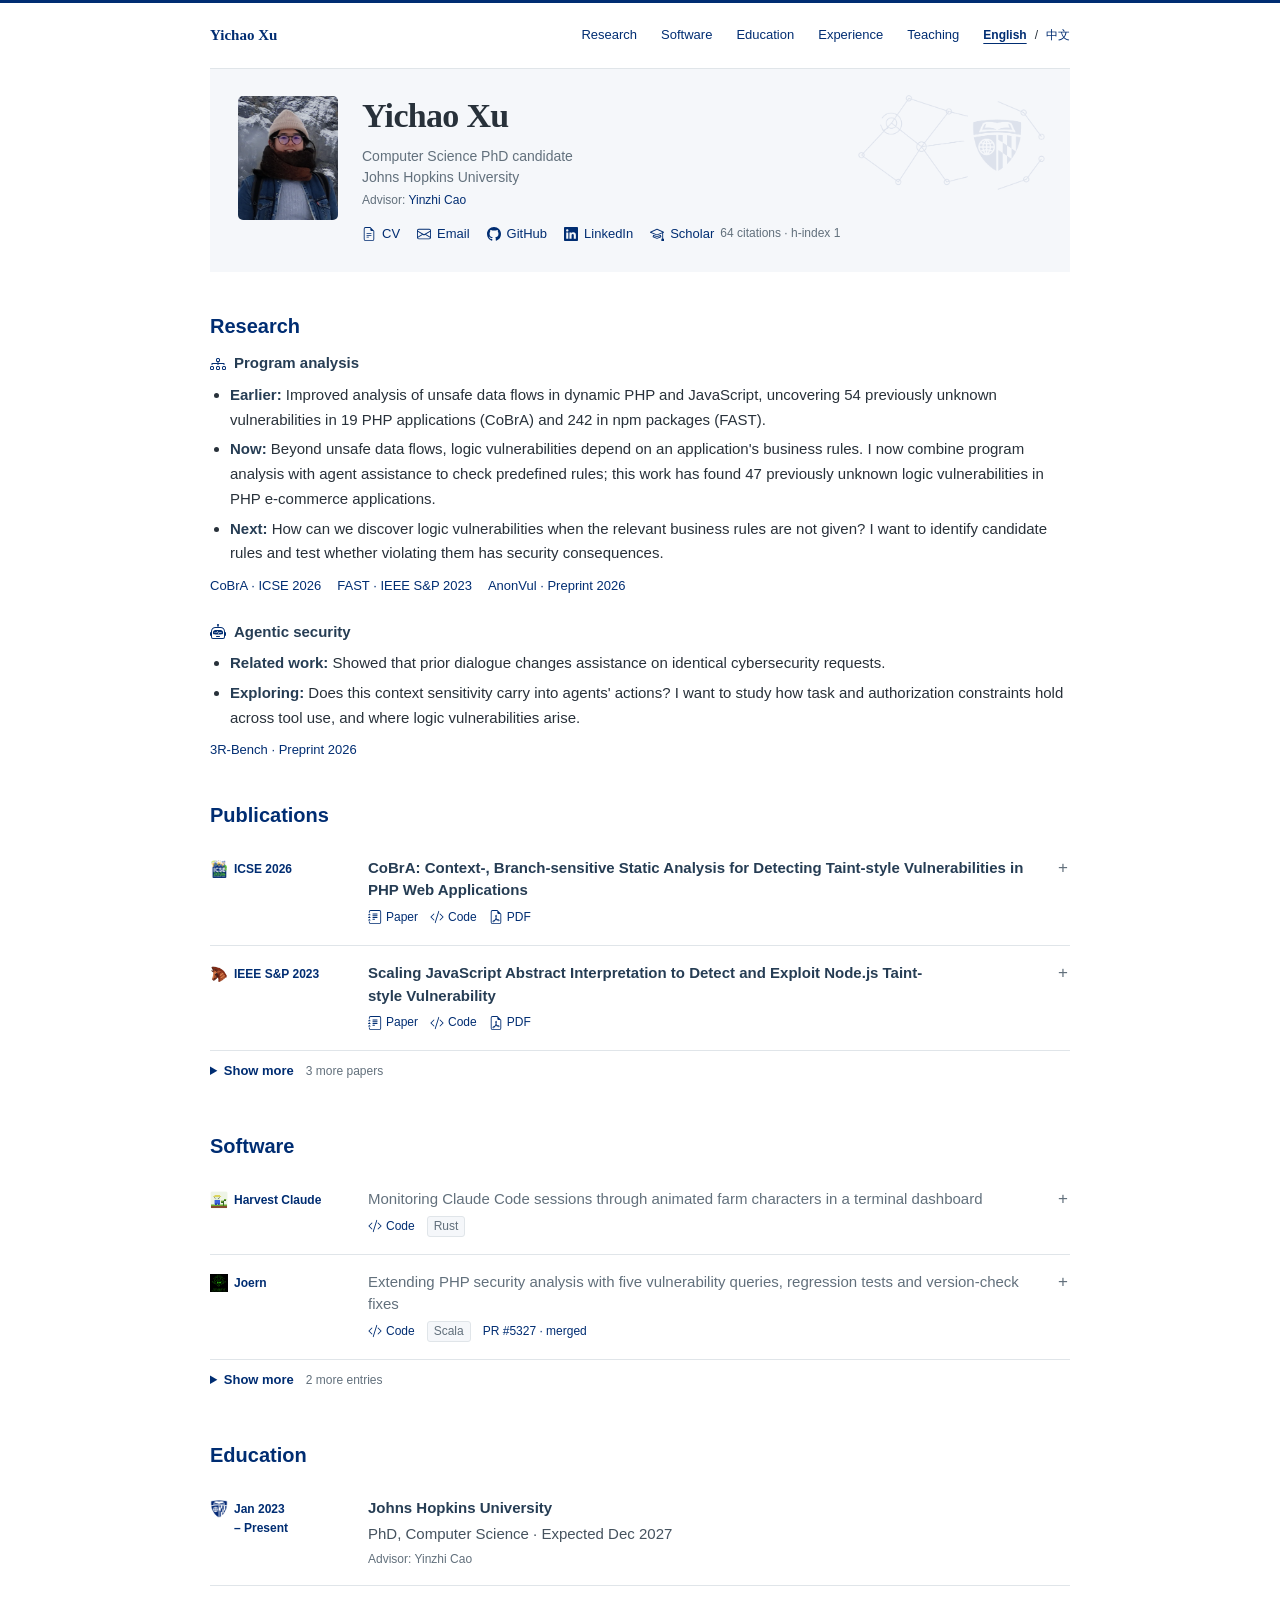
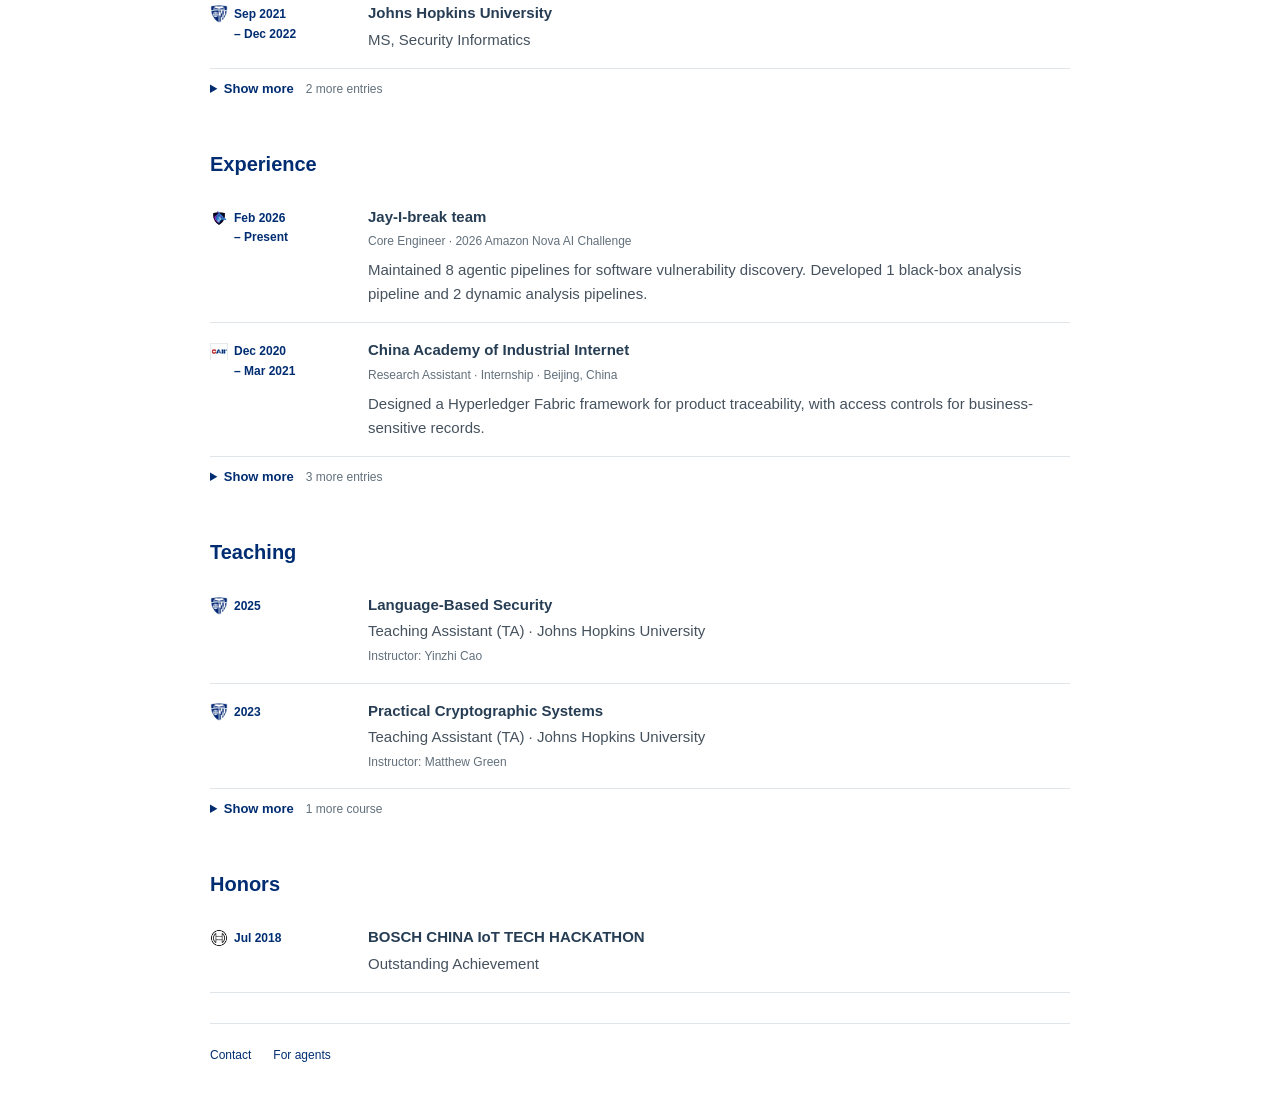
<file: index.html>
<!doctype html>

<!-- Source: templates/index.html.j2. Render with Jinja and the bibliometrics JSON data. -->
<html lang="en"><head><meta charset="utf-8"><meta name="viewport" content="width=device-width, initial-scale=1"><meta name="description" content="Yichao Xu, JHU computer science PhD candidate studying program analysis and agentic security."><title>Yichao Xu · Software Security Research</title><link rel="alternate" type="text/plain" href="llms.txt" title="Agent-readable profile"><link rel="stylesheet" href="home.css?v=research"><link rel="stylesheet" href="cobra-demo.css"><link rel="alternate" hreflang="en" href="index.html"><link rel="alternate" hreflang="zh-Hans" href="index-zh.html"></head>
<body><div class="site-wrap">
<header class="site-header"><a class="wordmark" href="#top">Yichao Xu</a><nav aria-label="Main navigation"><a href="#research">Research</a><a href="#projects">Software</a><a href="#education">Education</a><a href="#experience">Experience</a><a href="#teaching">Teaching</a><span class="language-switch" role="group" aria-label="Language"><a href="index.html" lang="en" hreflang="en" aria-current="page">English</a><span aria-hidden="true">/</span><a href="index-zh.html" lang="zh-Hans" hreflang="zh-Hans">中文</a></span></nav></header>
<main id="top">
<div class="identity">
  <div class="identity-person">
  <img class="portrait" src="assets/github-avatar.png" width="100" height="124" alt="Yichao Xu">
  <div class="identity-copy">
    <h1>Yichao Xu</h1>
    <p class="position">Computer Science PhD candidate<br>Johns Hopkins University<br><span class="position-detail">Advisor: <a href="https://www.yinzhicao.org/">Yinzhi Cao</a></span></p>

  </div>
    <nav class="contacts" aria-label="Profile links">
      <a href="cv.html"><img class="link-icon" src="assets/icons/file-earmark-text.svg" width="14" height="14" alt="" aria-hidden="true">CV</a>
      <a href="mailto:yxu166@jhu.edu"><img class="link-icon" src="assets/icons/envelope.svg" width="14" height="14" alt="" aria-hidden="true">Email</a>
      <a href="https://github.com/samhsu-dev"><img class="link-icon" src="assets/icons/github.svg" width="14" height="14" alt="" aria-hidden="true">GitHub</a>
      <a href="https://www.linkedin.com/in/yichaoxu-jhu/"><img class="link-icon" src="assets/icons/linkedin.svg" width="14" height="14" alt="" aria-hidden="true">LinkedIn</a>
      <a href="https://scholar.google.com/citations?user=I8e-vacAAAAJ&amp;hl=en" title="Google Scholar, all-time citation metrics"><img class="link-icon" src="assets/icons/mortarboard.svg" width="14" height="14" alt="" aria-hidden="true">Scholar <span class="scholar-counts">64 citations · h-index 1</span></a>
    </nav>
  </div>
</div>
<section id="research" aria-labelledby="research-title">
  <h2 id="research-title">Research</h2>
  <div class="research-direction">
    <h3><img class="direction-icon" src="assets/icons/diagram-3.svg" width="16" height="16" alt="" aria-hidden="true">Program analysis</h3>
    <ul class="research-progress">
      <li><strong>Earlier:</strong> Improved analysis of unsafe data flows in dynamic PHP and JavaScript, uncovering 54 previously unknown vulnerabilities in 19 PHP applications (CoBrA) and 242 in npm packages (FAST).</li>
      <li><strong>Now:</strong> Beyond unsafe data flows, logic vulnerabilities depend on an application&#39;s business rules. I now combine program analysis with agent assistance to check predefined rules; this work has found 47 previously unknown logic vulnerabilities in PHP e-commerce applications.</li>
      <li><strong>Next:</strong> How can we discover logic vulnerabilities when the relevant business rules are not given? I want to identify candidate rules and test whether violating them has security consequences.</li>
    </ul>
    <p class="research-links"><a href="#cobra">CoBrA · ICSE 2026</a><a href="#fast">FAST · IEEE S&amp;P 2023</a><a href="#discovery">AnonVul · Preprint 2026</a></p>
  </div>
  <div class="research-direction">
    <h3><img class="direction-icon" src="assets/icons/robot.svg" width="16" height="16" alt="" aria-hidden="true">Agentic security</h3>
    <ul class="research-progress">
      <li><strong>Related work:</strong> Showed that prior dialogue changes assistance on identical cybersecurity requests.</li>
      <li><strong>Exploring:</strong> Does this context sensitivity carry into agents&#39; actions? I want to study how task and authorization constraints hold across tool use, and where logic vulnerabilities arise.</li>
    </ul>
    <p class="research-links"><a href="#context">3R-Bench · Preprint 2026</a></p>
  </div>
</section>
<section id="publications"><h2>Publications</h2><article class="publication" id="cobra"><details class="work-details"><summary class="work-summary"><span class="entry-label"><span class="entry-marks"><img class="entry-icon" src="assets/icse-2026.png" width="18" height="18" alt="" aria-hidden="true"></span><span class="entry-label-text">ICSE 2026</span></span><div class="work-heading"><h3 class="work-title">CoBrA: Context-, Branch-sensitive Static Analysis for Detecting Taint-style Vulnerabilities in PHP Web Applications</h3> <span class="work-actions"><a href="https://dl.acm.org/doi/10.1145/3744916.3773195" aria-label="Paper: CoBrA: Context-, Branch-sensitive Static Analysis for Detecting Taint-style Vulnerabilities in PHP Web Applications"><img class="link-icon" src="assets/icons/journal-text.svg" width="14" height="14" alt="" aria-hidden="true">Paper</a><a href="https://github.com/jhu-seclab-cobra" aria-label="Code: CoBrA: Context-, Branch-sensitive Static Analysis for Detecting Taint-style Vulnerabilities in PHP Web Applications"><img class="link-icon" src="assets/icons/code-slash.svg" width="14" height="14" alt="" aria-hidden="true">Code</a><a href="https://www.yinzhicao.org/COBRA/cobra.pdf" aria-label="PDF: CoBrA: Context-, Branch-sensitive Static Analysis for Detecting Taint-style Vulnerabilities in PHP Web Applications"><img class="link-icon" src="assets/icons/file-earmark-pdf.svg" width="14" height="14" alt="" aria-hidden="true">PDF</a></span></div></summary><div class="work-body"><p class="pub-meta"><span>First author</span></p><p class="pub-description">PHP applications can choose which functions to call at runtime, making vulnerabilities difficult to detect statically. I designed and built CoBrA to resolve these calls using their calling context and track unsafe input flows. It found 54 previously unknown vulnerabilities in 19 web applications.</p><p class="pub-authors"><strong>Yichao Xu</strong>, Mingqing Kang, Neil Thimmaiah, Rigel Gjomemo, V. N. Venkatakrishnan, Yinzhi Cao</p><details class="demo-disclosure" id="cobra-demo-details">
      <summary>How CoBrA works <span>Resolve dynamic calls, then check the data flow</span></summary>
    <div class="cobra-demo">
      <div class="demo-toolbar">
        <span class="demo-toolbar-label"><img class="demo-logo" src="assets/cobra.png" width="40" height="40" alt="CoBrA">Which paths can this request take?</span>
        <div class="context-options" role="group" aria-label="Choose a calling context">
          <button type="button" data-context="feed" aria-pressed="true">Feed call</button>
          <button type="button" data-context="admin" aria-pressed="false">Admin call</button>
        </div>
      </div>
      <div class="phase-controls" role="group" aria-label="CoBrA analysis phases">
        <button type="button" data-phase="0" aria-pressed="true"><span>Phase I</span>Dependency generation</button>
        <button type="button" data-phase="1" aria-pressed="false"><span>Phase II</span>Call paths generation</button>
        <button type="button" data-phase="2" aria-pressed="false"><span>Phase III</span>Vulnerabilities detection</button>
      </div>
      <div class="phase-takeaway"><h4 id="phase-heading"></h4><p id="cobra-result" aria-live="polite"></p></div>

      <div class="demo-panels">
        <div class="demo-code-panel"><p class="demo-code-label">PHP</p><pre class="demo-code" aria-label="Simplified PHP example"><code id="cobra-code"></code></pre></div>
        <div class="demo-graph-panel">
          <p class="demo-graph-label" id="graph-label">Dependencies within controller</p>
          <p class="target-label" id="target-label">$action . "_controller" → ?</p>
          <div class="call-graph" id="cobra-graph" role="img" aria-label="Analysis graph; the current phase and result are described in adjacent text."></div>
        </div>
      </div>
      <div class="demo-nav"><button id="cobra-next" type="button">Next: Phase II →</button></div>
      <details class="technical-details"><summary>Phase details: input, method and output</summary>
      <dl class="phase-explanation"><dt>Input</dt><dd id="phase-input"></dd><dt>Method</dt><dd id="phase-method"></dd><dt>Output</dt><dd id="phase-output"></dd></dl>
      </details>
<details class="technical-details"><summary>Full reduced PHP example</summary><pre class="full-code"><code id="cobra-full-code"></code></pre></details>
</div>
<p class="demo-caption">Adapted from the <a href="https://www.yinzhicao.org/COBRA/cobra.pdf">paper’s Emoncms example</a>; parsing, database setup and the other engine’s body are omitted. Predefined analysis states; no PHP or CoBrA execution.</p>
</details></div></details></article>
<article class="publication" id="fast"><details class="work-details"><summary class="work-summary"><span class="entry-label"><span class="entry-marks"><img class="entry-icon" src="assets/ieee-sp-2023.png" width="18" height="18" alt="" aria-hidden="true"></span><span class="entry-label-text">IEEE S&amp;P 2023</span></span><div class="work-heading"><h3 class="work-title">Scaling JavaScript Abstract Interpretation to Detect and Exploit Node.js Taint-style Vulnerability</h3> <span class="work-actions"><a href="https://ieeexplore.ieee.org/document/10179352" aria-label="Paper: Scaling JavaScript Abstract Interpretation to Detect and Exploit Node.js Taint-style Vulnerability"><img class="link-icon" src="assets/icons/journal-text.svg" width="14" height="14" alt="" aria-hidden="true">Paper</a><a href="https://github.com/fast-sp-2023/fast" aria-label="Code: Scaling JavaScript Abstract Interpretation to Detect and Exploit Node.js Taint-style Vulnerability"><img class="link-icon" src="assets/icons/code-slash.svg" width="14" height="14" alt="" aria-hidden="true">Code</a><a href="https://www.yinzhicao.org/FAST/ODGen-FAST.pdf" aria-label="PDF: Scaling JavaScript Abstract Interpretation to Detect and Exploit Node.js Taint-style Vulnerability"><img class="link-icon" src="assets/icons/file-earmark-pdf.svg" width="14" height="14" alt="" aria-hidden="true">PDF</a></span></div></summary><div class="work-body"><p class="pub-meta"><span>Second author</span></p><p class="pub-description">FAST addresses the cost of analyzing dynamic JavaScript by constructing candidate call paths, then focusing analysis on statements relevant to a potential vulnerability. I implemented JavaScript abstract interpretation and led the evaluation, which found 242 previously unknown vulnerabilities in npm packages.</p><p class="pub-authors">Mingqing Kang, <strong>Yichao Xu</strong>, Song Li, Rigel Gjomemo, Jianwei Hou, V. N. Venkatakrishnan, Yinzhi Cao</p></div></details></article>
<details class="more-items" id="more-publications"><summary><span class="when-closed">Show more</span><span class="when-open">Show less</span><span class="summary-note">3 more papers</span></summary><article class="publication" id="discovery"><details class="work-details"><summary class="work-summary"><span class="entry-label"><span class="entry-marks"><img class="entry-icon" src="assets/icons/journal-text.svg" width="18" height="18" alt="" aria-hidden="true"></span><span class="entry-label-text">Preprint 2026</span></span><div class="work-heading"><h3 class="work-title">Discovery or Memorization? A Faithful Benchmark for Real-World Business-Logic Vulnerability Discovery</h3> <span class="work-actions"><a href="https://arxiv.org/abs/2610.17542" aria-label="Paper: Discovery or Memorization? A Faithful Benchmark for Real-World Business-Logic Vulnerability Discovery"><img class="link-icon" src="assets/icons/journal-text.svg" width="14" height="14" alt="" aria-hidden="true">Paper</a><a href="https://arxiv.org/pdf/2610.17542" aria-label="PDF: Discovery or Memorization? A Faithful Benchmark for Real-World Business-Logic Vulnerability Discovery"><img class="link-icon" src="assets/icons/file-earmark-pdf.svg" width="14" height="14" alt="" aria-hidden="true">PDF</a></span></div></summary><div class="work-body"><p class="pub-meta"><span>arXiv preprint</span></p><p class="pub-description">AnonVul evaluates whether vulnerability-discovery agents find business-logic flaws or rely on recognizable software identity. The benchmark uses anonymized vulnerability tasks, sandboxed execution and expert-defined checks to test discovery performance.</p><p class="pub-authors">Rui Yang, <strong>Yichao Xu</strong>, Zhuohao Zhang, Jiahao Ji, Chaowei Xiao, Yinzhi Cao, Ziyang Li</p></div></details></article>
<article class="publication" id="context"><details class="work-details"><summary class="work-summary"><span class="entry-label"><span class="entry-marks"><img class="entry-icon" src="assets/icons/journal-text.svg" width="18" height="18" alt="" aria-hidden="true"></span><span class="entry-label-text">Preprint 2026</span></span><div class="work-heading"><h3 class="work-title">Same Request, Different Boundary: Evaluating Cybersecurity Assistance across Conversational Contexts</h3> <span class="work-actions"><a href="https://arxiv.org/abs/2609.00578" aria-label="Paper: Same Request, Different Boundary: Evaluating Cybersecurity Assistance across Conversational Contexts"><img class="link-icon" src="assets/icons/journal-text.svg" width="14" height="14" alt="" aria-hidden="true">Paper</a><a href="https://arxiv.org/pdf/2609.00578" aria-label="PDF: Same Request, Different Boundary: Evaluating Cybersecurity Assistance across Conversational Contexts"><img class="link-icon" src="assets/icons/file-earmark-pdf.svg" width="14" height="14" alt="" aria-hidden="true">PDF</a></span></div></summary><div class="work-body"><p class="pub-meta"><span>arXiv preprint</span></p><p class="pub-description">3R-Bench tests how preceding conversation changes an LLM’s response to the same cybersecurity request. It distinguishes refusal, bounded assistance, compliance and provider blocking, separating response behavior from the request itself.</p><p class="pub-authors">Rui Yang, Yang Hong, <strong>Yichao Xu</strong>, Zhengyu Liu, Yinzhi Cao, Ziyang Li</p></div></details></article><article class="publication" id="iot-dos"><details class="work-details"><summary class="work-summary"><span class="entry-label"><span class="entry-marks"><img class="entry-icon" src="assets/icons/journal-text.svg" width="18" height="18" alt="" aria-hidden="true"></span><span class="entry-label-text">2018</span></span><h3 class="work-title">A Denial of Services Attack for IOT System</h3></summary><div class="work-body"><p class="pub-meta"><span>Science and Wealth · Jun 2018</span></p><p class="entry-meta">ISSN 1671-2226</p></div></details></article></details></section>
<section id="projects"><h2>Software</h2>
<article class="software-entry"><details class="work-details"><summary class="work-summary"><h3 class="entry-label software-name"><span class="entry-marks"><img class="entry-icon" src="assets/harvest-icon.png" width="18" height="18" alt="" aria-hidden="true"></span><span>Harvest Claude</span></h3><div class="work-heading"><p class="software-tagline">Monitoring Claude Code sessions through animated farm characters in a terminal dashboard</p><span class="work-actions"><a href="https://github.com/samhsu-dev/harvest-claude" aria-label="Code: Harvest Claude"><img class="link-icon" src="assets/icons/code-slash.svg" width="14" height="14" alt="" aria-hidden="true">Code</a><span class="language-tag" aria-label="Language: Rust">Rust</span></span></div></summary><div class="work-body"><p class="project-description">Shows when agents are working, idle or waiting for input.</p>
<figure class="software-example"><figcaption>Example · Terminal</figcaption>
<p class="example-note">Requires Rust 1.85+ and a terminal with 24-bit color.</p>
<pre><code class="language-bash">git clone https://github.com/samhsu-dev/harvest-claude.git
cd harvest-claude
cargo install --path .
harvest-claude</code></pre>
<p class="example-note">Active Claude Code sessions appear automatically as farm characters.</p></figure>
<img class="software-preview" src="assets/harvest-preview.png" width="2446" height="1444" alt="Harvest Claude’s terminal farm interface with pixel-art characters and crop fields" loading="lazy"></div></details></article>
<article class="software-entry"><details class="work-details"><summary class="work-summary"><h3 class="entry-label software-name"><span class="entry-marks"><img class="entry-icon" src="assets/organizations/joern.png" width="18" height="18" alt="" aria-hidden="true"></span><span>Joern</span></h3><div class="work-heading"><p class="software-tagline">Extending PHP security analysis with five vulnerability queries, regression tests and version-check fixes</p><span class="work-actions"><a href="https://github.com/joernio/joern" aria-label="Code: Joern"><img class="link-icon" src="assets/icons/code-slash.svg" width="14" height="14" alt="" aria-hidden="true">Code</a><span class="language-tag" aria-label="Language: Scala">Scala</span><a href="https://github.com/joernio/joern/pull/5327" aria-label="Merged contribution: Joern PR 5327">PR #5327 · merged</a></span></div></summary><div class="work-body"><p class="project-description">Contributed upstream queries for SQL injection, command injection, code injection, unsafe file operations and XSS, with positive and negative tests. Also fixed PHP version checks for distribution-specific version strings. PR #5327 was merged on February 28, 2025.</p>
<figure class="software-example"><figcaption>Example · PHP test case</figcaption>
<p class="example-note">A minimal SQL-injection case from the merged PR’s tests:</p>
<pre><code class="language-php">&lt;?php
$input = $_GET[&quot;username&quot;];
$query = &quot;SELECT * FROM users WHERE name = '$input'&quot;;
$result = mysql_query($query);</code></pre>
<p class="example-note">The contributed query checks whether request input reaches a database call. The test pairs this case with a constant-input case that should produce no match.</p></figure>
</div></details></article>
<details class="more-items" id="more-projects"><summary><span class="when-closed">Show more</span><span class="when-open">Show less</span><span class="summary-note">2 more entries</span></summary>
<article class="software-entry"><details class="work-details"><summary class="work-summary"><h3 class="entry-label software-name"><span class="entry-marks"><img class="entry-icon" src="assets/icons/github.svg" width="18" height="18" alt="" aria-hidden="true"></span><span>cpg2py</span></h3><div class="work-heading"><p class="software-tagline">Querying Joern code property graphs in Python to explore program structure and data-flow relationships</p><span class="work-actions"><a href="https://github.com/samhsu-dev/cpg2py" aria-label="Code: cpg2py"><img class="link-icon" src="assets/icons/code-slash.svg" width="14" height="14" alt="" aria-hidden="true">Code</a><span class="language-tag" aria-label="Language: Python">Python</span></span></div></summary><div class="work-body"><p class="project-description">Supports loading exported graphs, querying nodes and edges, and traversing their relationships.</p>
<figure class="software-example"><figcaption>Example · Python</figcaption>
<p class="example-note">Install with <code>pip install cpg2py</code>. Use tab-delimited <code>nodes.csv</code> and <code>rels.csv</code> exports.</p>
<pre><code class="language-python">from pathlib import Path
from cpg2py import cpg_graph

graph = cpg_graph(Path(&quot;nodes.csv&quot;), Path(&quot;rels.csv&quot;))
for node in graph.nodes(lambda n: n.type == &quot;Function&quot;):
    print(node.name)</code></pre>
<p class="example-note">Prints the function names in the supplied graph.</p></figure>
</div></details></article>
<article class="software-entry"><details class="work-details"><summary class="work-summary"><h3 class="entry-label software-name"><span class="entry-marks"><img class="entry-icon" src="assets/icons/github.svg" width="18" height="18" alt="" aria-hidden="true"></span><span>ripsv0.5-cli</span></h3><div class="work-heading"><p class="software-tagline">Adapting the legacy RIPS PHP analyzer for command-line scanning and structured JSON reports</p><span class="work-actions"><a href="https://github.com/samhsu-dev/ripsv0.5-cli" aria-label="Code: ripsv0.5-cli"><img class="link-icon" src="assets/icons/code-slash.svg" width="14" height="14" alt="" aria-hidden="true">Code</a><span class="language-tag" aria-label="Language: PHP">PHP</span></span></div></summary><div class="work-body"><p class="project-description">Adapted RIPS v0.5 to run without its web interface, adding command-line options and JSON reporting for automated analysis workflows. Uses the original, discontinued RIPS v0.5 analysis engine.</p>
<figure class="software-example"><figcaption>Example · Terminal</figcaption>
<p class="example-note">Requires PHP. Replace <code>/path/to/php/project</code> with a local PHP source directory.</p>
<pre><code class="language-bash">git clone https://github.com/samhsu-dev/ripsv0.5-cli.git
cd ripsv0.5-cli
php rips.php /path/to/php/project --vector=xss --format=json</code></pre>
<p class="example-note">Scans the source for potential XSS and prints the findings in JSON format.</p></figure>
</div></details></article>
</details></section>
<section id="education"><h2>Education</h2>
<article class="background-entry"><div class="entry-label"><span class="entry-marks"><img class="entry-icon" src="assets/organizations/jhu.png" width="18" height="18" alt="" aria-hidden="true"></span><p class="entry-date"><span>Jan 2023</span> <span>– Present</span></p></div><div class="entry-content"><h3>Johns Hopkins University</h3><p>PhD, Computer Science · Expected Dec 2027</p><p class="entry-meta">Advisor: Yinzhi Cao</p></div></article>
<article class="background-entry"><div class="entry-label"><span class="entry-marks"><img class="entry-icon" src="assets/organizations/jhu.png" width="18" height="18" alt="" aria-hidden="true"></span><p class="entry-date"><span>Sep 2021</span> <span>– Dec 2022</span></p></div><div class="entry-content"><h3>Johns Hopkins University</h3><p>MS, Security Informatics</p></div></article>
<details class="more-items" id="more-education"><summary><span class="when-closed">Show more</span><span class="when-open">Show less</span><span class="summary-note">2 more entries</span></summary><article class="background-entry"><div class="entry-label"><span class="entry-marks"><img class="entry-icon" src="assets/organizations/ucl.ico" width="18" height="18" alt="" aria-hidden="true"></span><p class="entry-date"><span>Sep 2019</span> <span>– Oct 2020</span></p></div><div class="entry-content"><h3>University College London</h3><p>MSc, Software Systems Engineering · Distinction</p></div></article>
<article class="background-entry"><div class="entry-label"><span class="entry-marks"><img class="entry-icon" src="assets/organizations/liverpool.svg" width="18" height="18" alt="" aria-hidden="true"><img class="entry-icon" src="assets/organizations/xjtlu.ico" width="18" height="18" alt="" aria-hidden="true"></span><p class="entry-date">2015–2019</p></div><div class="entry-content"><h3>University of Liverpool &amp; Xi’an Jiaotong-Liverpool University</h3><p>BSc (Honours), Information and Computing Science</p><p class="entry-meta">2+2 joint programme · First Class Honours</p></div></article></details></section>
<section id="experience"><h2>Experience</h2>
<article class="background-entry"><div class="entry-label"><span class="entry-marks"><img class="entry-icon" src="assets/organizations/jay-i-break.png" width="18" height="18" alt="" aria-hidden="true"></span><p class="entry-date"><span>Feb 2026</span> <span>– Present</span></p></div><div class="entry-content"><h3>Jay-I-break team</h3><p class="entry-meta">Core Engineer · 2026 Amazon Nova AI Challenge</p><p>Maintained 8 agentic pipelines for software vulnerability discovery. Developed 1 black-box analysis pipeline and 2 dynamic analysis pipelines.</p></div></article>
<article class="background-entry"><div class="entry-label"><span class="entry-marks"><img class="entry-icon" src="assets/organizations/caii.png" width="18" height="18" alt="" aria-hidden="true"></span><p class="entry-date"><span>Dec 2020</span> <span>– Mar 2021</span></p></div><div class="entry-content"><h3>China Academy of Industrial Internet</h3><p class="entry-meta">Research Assistant · Internship · Beijing, China</p><p>Designed a Hyperledger Fabric framework for product traceability, with access controls for business-sensitive records.</p></div></article>
<details class="more-items" id="more-experience"><summary><span class="when-closed">Show more</span><span class="when-open">Show less</span><span class="summary-note">3 more entries</span></summary>
<article class="background-entry"><div class="entry-label"><span class="entry-marks"><img class="entry-icon" src="assets/organizations/jhu.png" width="18" height="18" alt="" aria-hidden="true"></span><p class="entry-date"><span>Sep 2021</span> <span>– Present</span></p></div><div class="entry-content"><h3>Johns Hopkins University · SecLab</h3><p class="entry-meta">Research Assistant</p><p>Research on software vulnerability discovery through static analysis and fuzzing.</p></div></article>
<article class="background-entry"><div class="entry-label"><span class="entry-marks"><img class="entry-icon" src="assets/organizations/jhu.png" width="18" height="18" alt="" aria-hidden="true"></span><p class="entry-date"><span>Sep 2022</span> <span>– 2023</span></p></div><div class="entry-content"><h3>Johns Hopkins University · S4 Lab</h3><p class="entry-meta">Research Assistant · Internship</p><p>Built C++ simulations in OMNeT++ to study denial-of-service attacks and defenses in vehicular networks.</p></div></article>
<article class="background-entry"><div class="entry-label"><span class="entry-marks"><img class="entry-icon" src="assets/organizations/ucl.ico" width="18" height="18" alt="" aria-hidden="true"></span><p class="entry-date">Jun–Sep 2020</p></div><div class="entry-content"><h3>University College London</h3><p class="entry-meta">Research Assistant</p><p>Built a Python tool to link tests to source methods using their co-evolution in Git repositories.</p></div></article>
</details></section>
<section id="teaching"><h2>Teaching</h2>
<article class="background-entry"><div class="entry-label"><span class="entry-marks"><img class="entry-icon" src="assets/organizations/jhu.png" width="18" height="18" alt="" aria-hidden="true"></span><p class="entry-date">2025</p></div><div class="entry-content"><h3>Language-Based Security</h3><p>Teaching Assistant (TA) · Johns Hopkins University</p><p class="entry-meta">Instructor: Yinzhi Cao</p></div></article>
<article class="background-entry"><div class="entry-label"><span class="entry-marks"><img class="entry-icon" src="assets/organizations/jhu.png" width="18" height="18" alt="" aria-hidden="true"></span><p class="entry-date">2023</p></div><div class="entry-content"><h3>Practical Cryptographic Systems</h3><p>Teaching Assistant (TA) · Johns Hopkins University</p><p class="entry-meta">Instructor: Matthew Green</p></div></article>
<details class="more-items" id="more-teaching"><summary><span class="when-closed">Show more</span><span class="when-open">Show less</span><span class="summary-note">1 more course</span></summary><article class="background-entry"><div class="entry-label"><span class="entry-marks"><img class="entry-icon" src="assets/organizations/jhu.png" width="18" height="18" alt="" aria-hidden="true"></span><p class="entry-date">2022</p></div><div class="entry-content"><h3>Future Networks</h3><p>Course Assistant (CA) · Johns Hopkins University</p><p class="entry-meta">Instructor: Krishan Sabnani</p></div></article></details></section>
<section id="honors"><h2>Honors</h2>
<article class="background-entry"><div class="entry-label"><span class="entry-marks"><img class="entry-icon" src="assets/organizations/bosch.svg" width="18" height="18" alt="" aria-hidden="true"></span><p class="entry-date">Jul 2018</p></div><div class="entry-content"><h3>BOSCH CHINA IoT TECH HACKATHON</h3><p>Outstanding Achievement</p></div></article></section>
</main><footer><a href="mailto:yxu166@jhu.edu">Contact</a><a href="llms.txt">For agents</a></footer></div><script type="application/json" id="site-translations">{}</script><script defer src="site_locale.js"></script><script defer src="publication_links.js"></script><script defer src="vendor/cytoscape-3.34.4.min.js"></script><script defer src="cobra-graph.js?v=bilingual"></script><script defer src="cobra-demo.js?v=bilingual"></script></body></html>
</file>
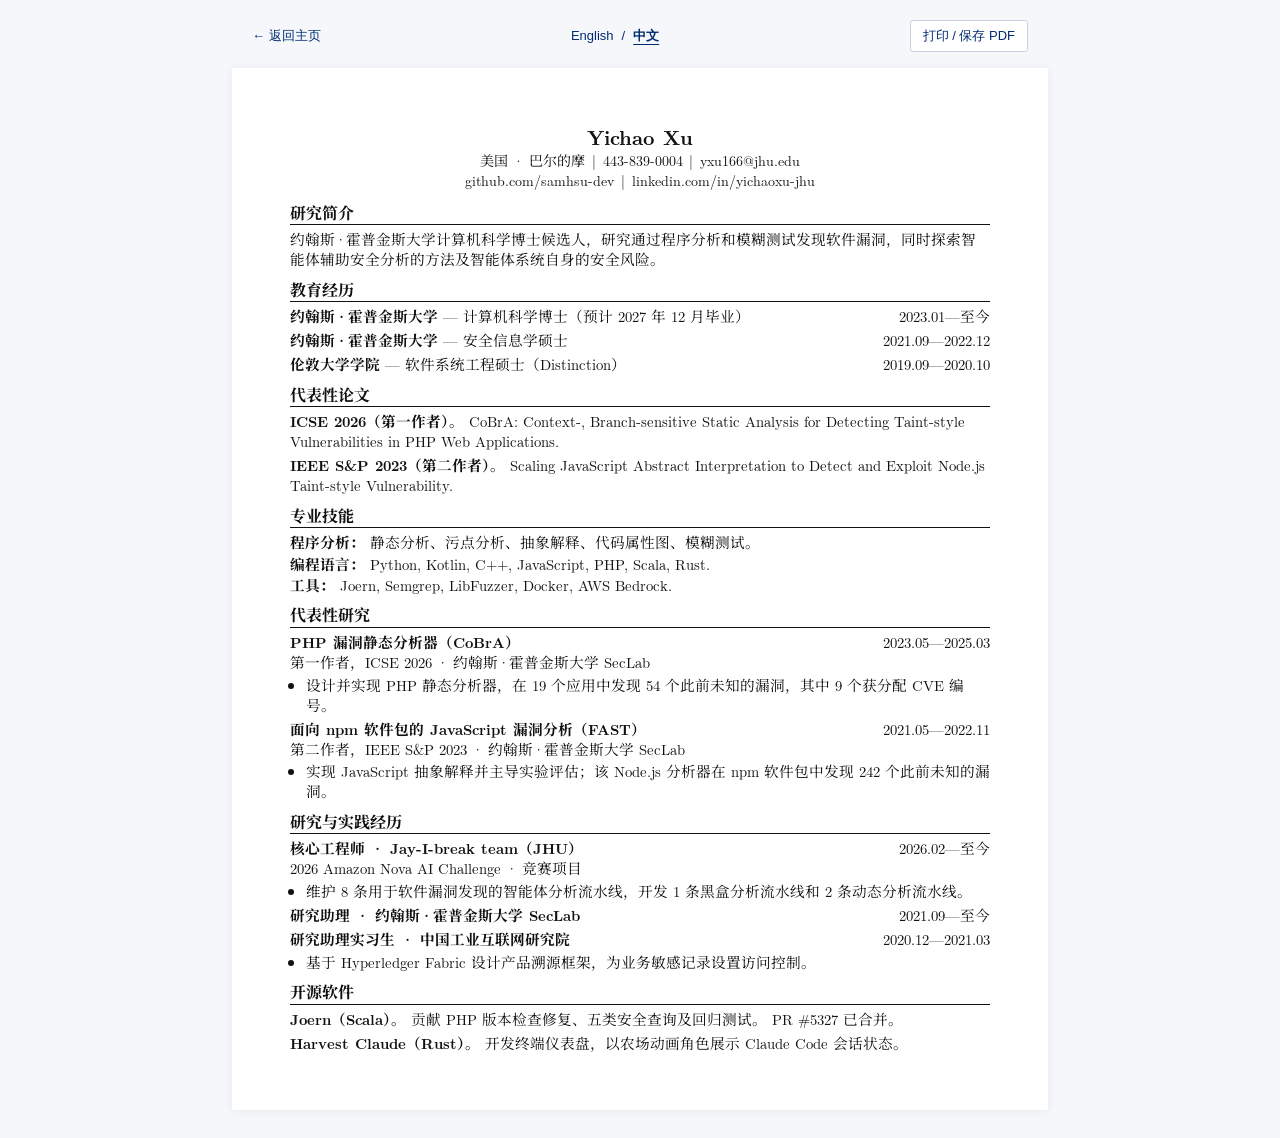
<file: cv-zh.html>
<!doctype html>

<html lang="zh-Hans">
<head>
<meta charset="utf-8">
<meta name="viewport" content="width=device-width, initial-scale=1">
<meta name="description" content="Yichao Xu 的一页研究简历，约翰斯·霍普金斯大学软件安全方向博士候选人。">
<title>Yichao Xu · 中文研究简历</title>
<link rel="stylesheet" href="resume.css">
<link rel="alternate" hreflang="en" href="cv.html"><link rel="alternate" hreflang="zh-Hans" href="cv-zh.html"></head>
<body>
<nav class="cv-nav" aria-label="简历导航"><a href="index-zh.html">← 返回主页</a><span class="language-switch" role="group" aria-label="语言"><a href="cv.html" lang="en" hreflang="en">English</a><span aria-hidden="true">/</span><a href="cv-zh.html" lang="zh-Hans" hreflang="zh-Hans" aria-current="page">中文</a></span><button type="button" onclick="window.print()">打印 / 保存 PDF</button></nav>
<main class="resume">
<header class="resume-header">
<h1>Yichao Xu</h1>
<p class="contact">美国 · 巴尔的摩<span class="separator">|</span>443-839-0004<span class="separator">|</span><a href="mailto:yxu166@jhu.edu">yxu166@jhu.edu</a></p>
<p class="contact"><a href="https://github.com/samhsu-dev">github.com/samhsu-dev</a><span class="separator">|</span><a href="https://www.linkedin.com/in/yichaoxu-jhu/">linkedin.com/in/yichaoxu-jhu</a></p>
</header>
<section aria-labelledby="summary"><h2 id="summary">研究简介</h2>
<p>约翰斯·霍普金斯大学计算机科学博士候选人，研究通过程序分析和模糊测试发现软件漏洞，同时探索智能体辅助安全分析的方法及智能体系统自身的安全风险。</p>
</section>
<section aria-labelledby="education"><h2 id="education">教育经历</h2>
<div class="entry"><div class="entry-row"><p><strong>约翰斯·霍普金斯大学</strong> — 计算机科学博士（预计 2027 年 12 月毕业）</p><p class="date">2023.01—至今</p></div></div>
<div class="entry"><div class="entry-row"><p><strong>约翰斯·霍普金斯大学</strong> — 安全信息学硕士</p><p class="date">2021.09—2022.12</p></div></div>
<div class="entry"><div class="entry-row"><p><strong>伦敦大学学院</strong> — 软件系统工程硕士（Distinction）</p><p class="date">2019.09—2020.10</p></div></div>
</section>
<section aria-labelledby="publications"><h2 id="publications">代表性论文</h2>
<p class="publication"><strong>ICSE 2026（第一作者）。</strong> <a href="https://dl.acm.org/doi/10.1145/3744916.3773195">CoBrA: Context-, Branch-sensitive Static Analysis for Detecting Taint-style Vulnerabilities in PHP Web Applications.</a></p>
<p class="publication"><strong>IEEE S&amp;P 2023（第二作者）。</strong> <a href="https://ieeexplore.ieee.org/document/10179352">Scaling JavaScript Abstract Interpretation to Detect and Exploit Node.js Taint-style Vulnerability.</a></p>
</section>
<section aria-labelledby="skills"><h2 id="skills">专业技能</h2>
<p class="skill-row"><strong>程序分析：</strong> 静态分析、污点分析、抽象解释、代码属性图、模糊测试。</p>
<p class="skill-row"><strong>编程语言：</strong> Python, Kotlin, C++, JavaScript, PHP, Scala, Rust.</p>
<p class="skill-row"><strong>工具：</strong> Joern, Semgrep, LibFuzzer, Docker, AWS Bedrock.</p>
</section>
<section aria-labelledby="projects"><h2 id="projects">代表性研究</h2>
<article class="entry"><div class="entry-row"><h3>PHP 漏洞静态分析器（CoBrA）</h3><p class="date">2023.05—2025.03</p></div><p class="entry-subtitle">第一作者，ICSE 2026 · 约翰斯·霍普金斯大学 SecLab</p>
<ul><li>设计并实现 PHP 静态分析器，在 19 个应用中发现 54 个此前未知的漏洞，其中 9 个获分配 CVE 编号。</li></ul></article>
<article class="entry"><div class="entry-row"><h3>面向 npm 软件包的 JavaScript 漏洞分析（FAST）</h3><p class="date">2021.05—2022.11</p></div><p class="entry-subtitle">第二作者，IEEE S&amp;P 2023 · 约翰斯·霍普金斯大学 SecLab</p>
<ul><li>实现 JavaScript 抽象解释并主导实验评估；该 Node.js 分析器在 npm 软件包中发现 242 个此前未知的漏洞。</li></ul></article>
</section>
<section aria-labelledby="experience"><h2 id="experience">研究与实践经历</h2>
<article class="entry"><div class="entry-row"><h3>核心工程师 · Jay-I-break team（JHU）</h3><p class="date">2026.02—至今</p></div><p class="entry-subtitle">2026 Amazon Nova AI Challenge · 竞赛项目</p><ul><li>维护 8 条用于软件漏洞发现的智能体分析流水线，开发 1 条黑盒分析流水线和 2 条动态分析流水线。</li></ul></article>
<article class="entry"><div class="entry-row"><h3>研究助理 · 约翰斯·霍普金斯大学 SecLab</h3><p class="date">2021.09—至今</p></div></article>
<article class="entry"><div class="entry-row"><h3>研究助理实习生 · 中国工业互联网研究院</h3><p class="date">2020.12—2021.03</p></div><ul><li>基于 Hyperledger Fabric 设计产品溯源框架，为业务敏感记录设置访问控制。</li></ul></article>
</section>
<section aria-labelledby="software"><h2 id="software">开源软件</h2>
<p class="software-row"><strong>Joern（Scala）。</strong> 贡献 PHP 版本检查修复、五类安全查询及回归测试。 <a href="https://github.com/joernio/joern/pull/5327">PR #5327 已合并。</a></p>
<p class="software-row"><strong><a href="https://github.com/samhsu-dev/harvest-claude">Harvest Claude（Rust）。</a></strong> 开发终端仪表盘，以农场动画角色展示 Claude Code 会话状态。</p>
</section>
</main>
</body></html>
</file>
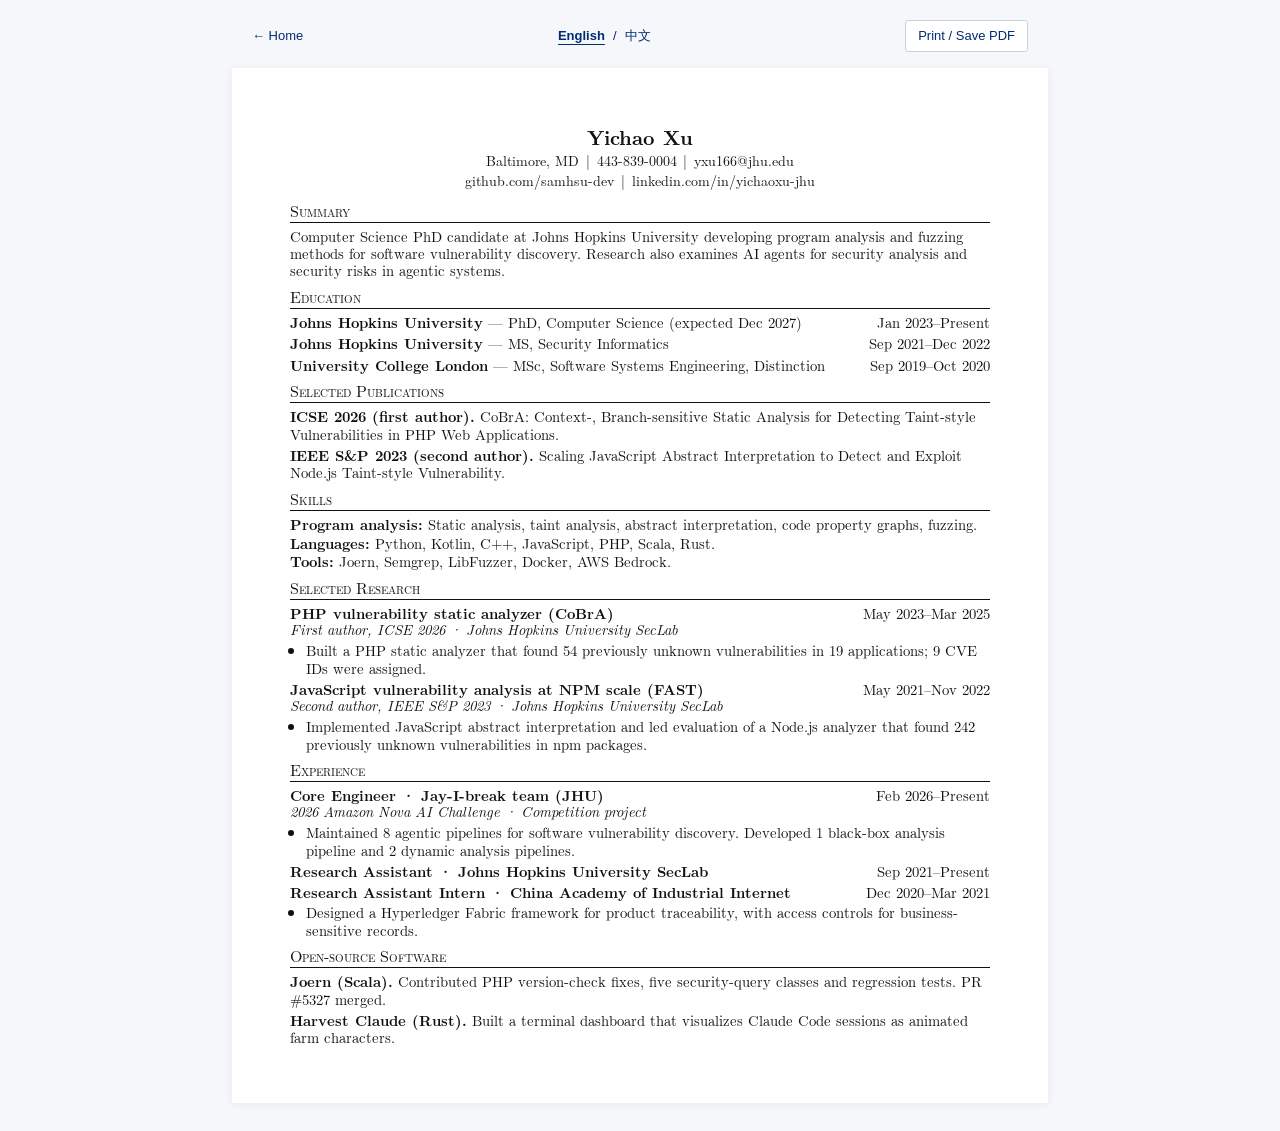
<file: cv.html>
<!doctype html>

<html lang="en">
<head>
<meta charset="utf-8">
<meta name="viewport" content="width=device-width, initial-scale=1">
<meta name="description" content="One-page research resume of Yichao Xu, PhD candidate in software security at Johns Hopkins University.">
<title>Yichao Xu · Research Resume</title>
<link rel="stylesheet" href="resume.css">
<link rel="alternate" hreflang="en" href="cv.html"><link rel="alternate" hreflang="zh-Hans" href="cv-zh.html"></head>
<body>
<nav class="cv-nav" aria-label="Resume actions"><a href="index.html">← Home</a><span class="language-switch" role="group" aria-label="Language"><a href="cv.html" lang="en" hreflang="en" aria-current="page">English</a><span aria-hidden="true">/</span><a href="cv-zh.html" lang="zh-Hans" hreflang="zh-Hans">中文</a></span><button type="button" onclick="window.print()">Print / Save PDF</button></nav>
<main class="resume">
<header class="resume-header">
<h1>Yichao Xu</h1>
<p class="contact">Baltimore, MD<span class="separator">|</span>443-839-0004<span class="separator">|</span><a href="mailto:yxu166@jhu.edu">yxu166@jhu.edu</a></p>
<p class="contact"><a href="https://github.com/samhsu-dev">github.com/samhsu-dev</a><span class="separator">|</span><a href="https://www.linkedin.com/in/yichaoxu-jhu/">linkedin.com/in/yichaoxu-jhu</a></p>
</header>
<section aria-labelledby="summary"><h2 id="summary">Summary</h2>
<p>Computer Science PhD candidate at Johns Hopkins University developing program analysis and fuzzing methods for software vulnerability discovery. Research also examines AI agents for security analysis and security risks in agentic systems.</p>
</section>
<section aria-labelledby="education"><h2 id="education">Education</h2>
<div class="entry"><div class="entry-row"><p><strong>Johns Hopkins University</strong> — PhD, Computer Science (expected Dec 2027)</p><p class="date">Jan 2023–Present</p></div></div>
<div class="entry"><div class="entry-row"><p><strong>Johns Hopkins University</strong> — MS, Security Informatics</p><p class="date">Sep 2021–Dec 2022</p></div></div>
<div class="entry"><div class="entry-row"><p><strong>University College London</strong> — MSc, Software Systems Engineering, Distinction</p><p class="date">Sep 2019–Oct 2020</p></div></div>
</section>
<section aria-labelledby="publications"><h2 id="publications">Selected Publications</h2>
<p class="publication"><strong>ICSE 2026 (first author).</strong> <a href="https://dl.acm.org/doi/10.1145/3744916.3773195">CoBrA: Context-, Branch-sensitive Static Analysis for Detecting Taint-style Vulnerabilities in PHP Web Applications.</a></p>
<p class="publication"><strong>IEEE S&amp;P 2023 (second author).</strong> <a href="https://ieeexplore.ieee.org/document/10179352">Scaling JavaScript Abstract Interpretation to Detect and Exploit Node.js Taint-style Vulnerability.</a></p>
</section>
<section aria-labelledby="skills"><h2 id="skills">Skills</h2>
<p class="skill-row"><strong>Program analysis:</strong> Static analysis, taint analysis, abstract interpretation, code property graphs, fuzzing.</p>
<p class="skill-row"><strong>Languages:</strong> Python, Kotlin, C++, JavaScript, PHP, Scala, Rust.</p>
<p class="skill-row"><strong>Tools:</strong> Joern, Semgrep, LibFuzzer, Docker, AWS Bedrock.</p>
</section>
<section aria-labelledby="projects"><h2 id="projects">Selected Research</h2>
<article class="entry"><div class="entry-row"><h3>PHP vulnerability static analyzer (CoBrA)</h3><p class="date">May 2023–Mar 2025</p></div><p class="entry-subtitle">First author, ICSE 2026 · Johns Hopkins University SecLab</p>
<ul><li>Built a PHP static analyzer that found 54 previously unknown vulnerabilities in 19 applications; 9 CVE IDs were assigned.</li></ul></article>
<article class="entry"><div class="entry-row"><h3>JavaScript vulnerability analysis at NPM scale (FAST)</h3><p class="date">May 2021–Nov 2022</p></div><p class="entry-subtitle">Second author, IEEE S&amp;P 2023 · Johns Hopkins University SecLab</p>
<ul><li>Implemented JavaScript abstract interpretation and led evaluation of a Node.js analyzer that found 242 previously unknown vulnerabilities in npm packages.</li></ul></article>
</section>
<section aria-labelledby="experience"><h2 id="experience">Experience</h2>
<article class="entry"><div class="entry-row"><h3>Core Engineer · Jay-I-break team (JHU)</h3><p class="date">Feb 2026–Present</p></div><p class="entry-subtitle">2026 Amazon Nova AI Challenge · Competition project</p><ul><li>Maintained 8 agentic pipelines for software vulnerability discovery. Developed 1 black-box analysis pipeline and 2 dynamic analysis pipelines.</li></ul></article>
<article class="entry"><div class="entry-row"><h3>Research Assistant · Johns Hopkins University SecLab</h3><p class="date">Sep 2021–Present</p></div></article>
<article class="entry"><div class="entry-row"><h3>Research Assistant Intern · China Academy of Industrial Internet</h3><p class="date">Dec 2020–Mar 2021</p></div><ul><li>Designed a Hyperledger Fabric framework for product traceability, with access controls for business-sensitive records.</li></ul></article>
</section>
<section aria-labelledby="software"><h2 id="software">Open-source Software</h2>
<p class="software-row"><strong>Joern (Scala).</strong> Contributed PHP version-check fixes, five security-query classes and regression tests. <a href="https://github.com/joernio/joern/pull/5327">PR #5327 merged.</a></p>
<p class="software-row"><strong><a href="https://github.com/samhsu-dev/harvest-claude">Harvest Claude (Rust).</a></strong> Built a terminal dashboard that visualizes Claude Code sessions as animated farm characters.</p>
</section>
</main>
</body></html>
</file>
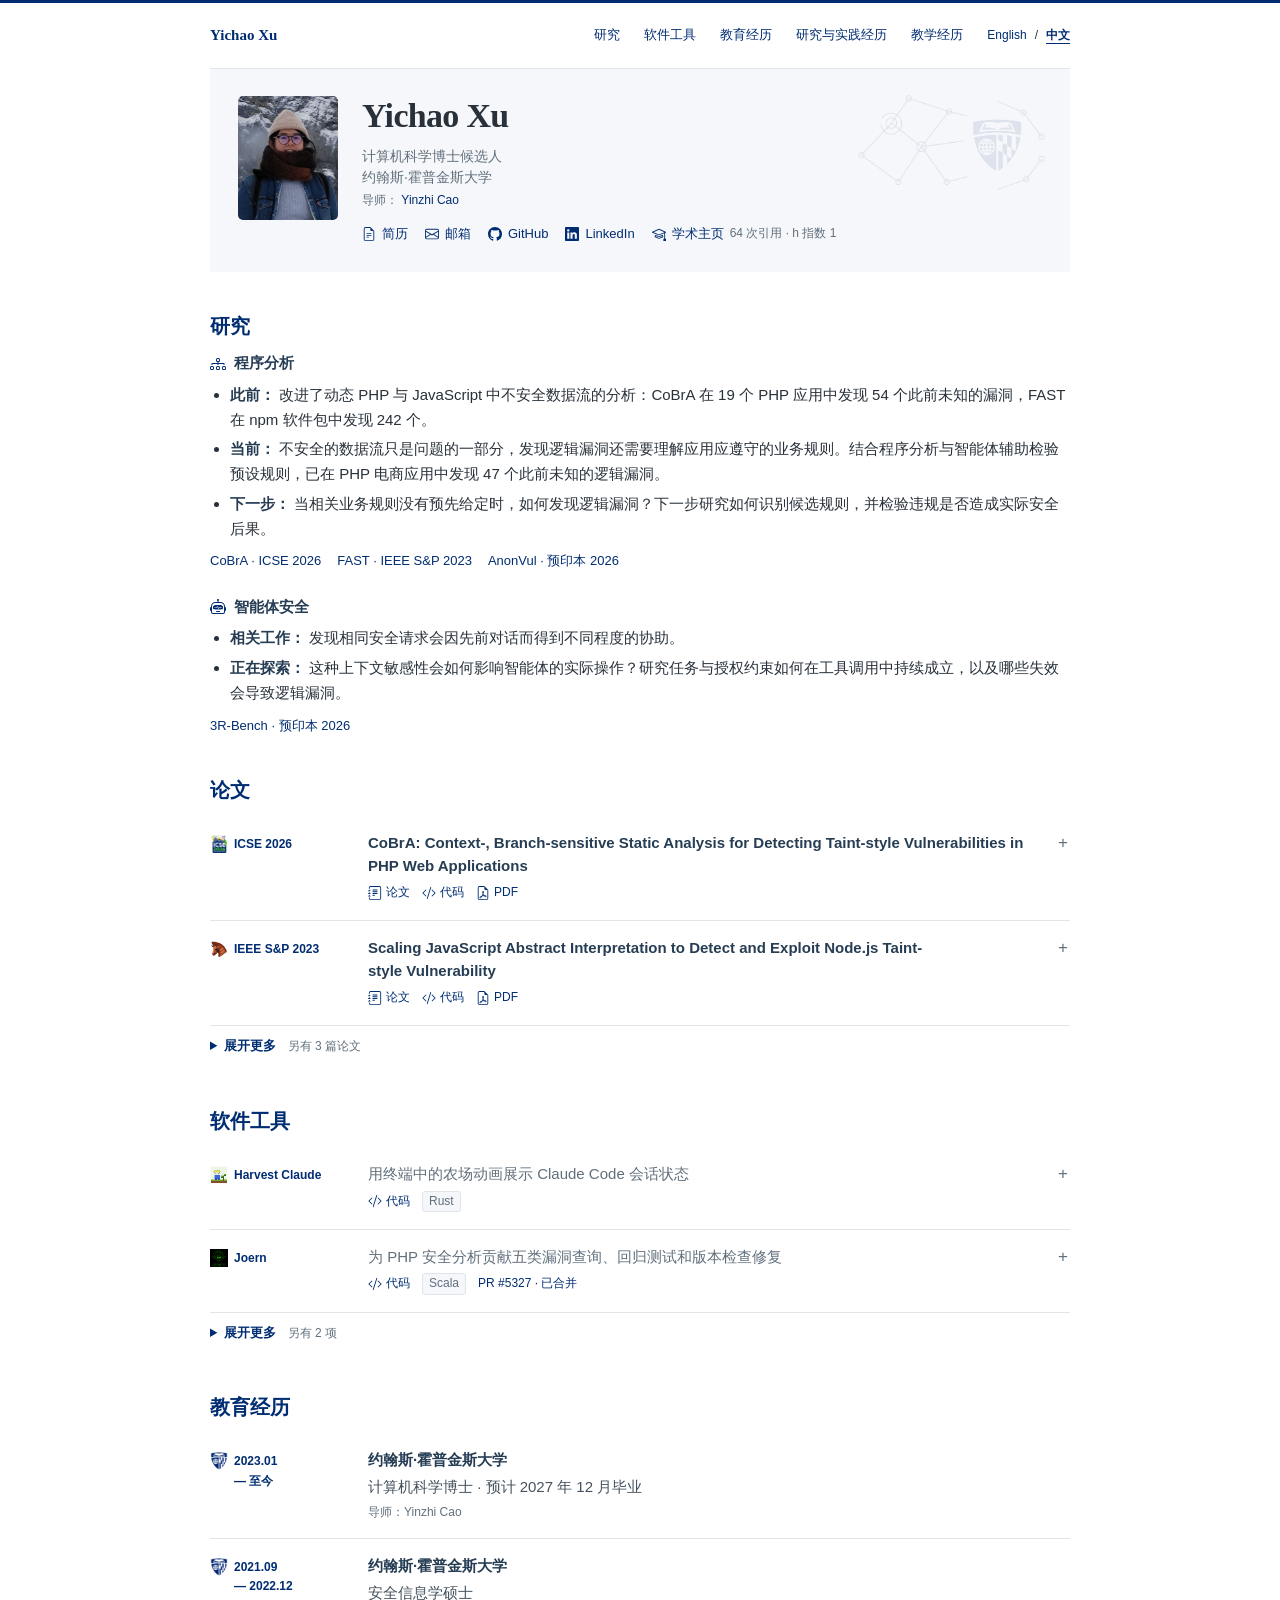
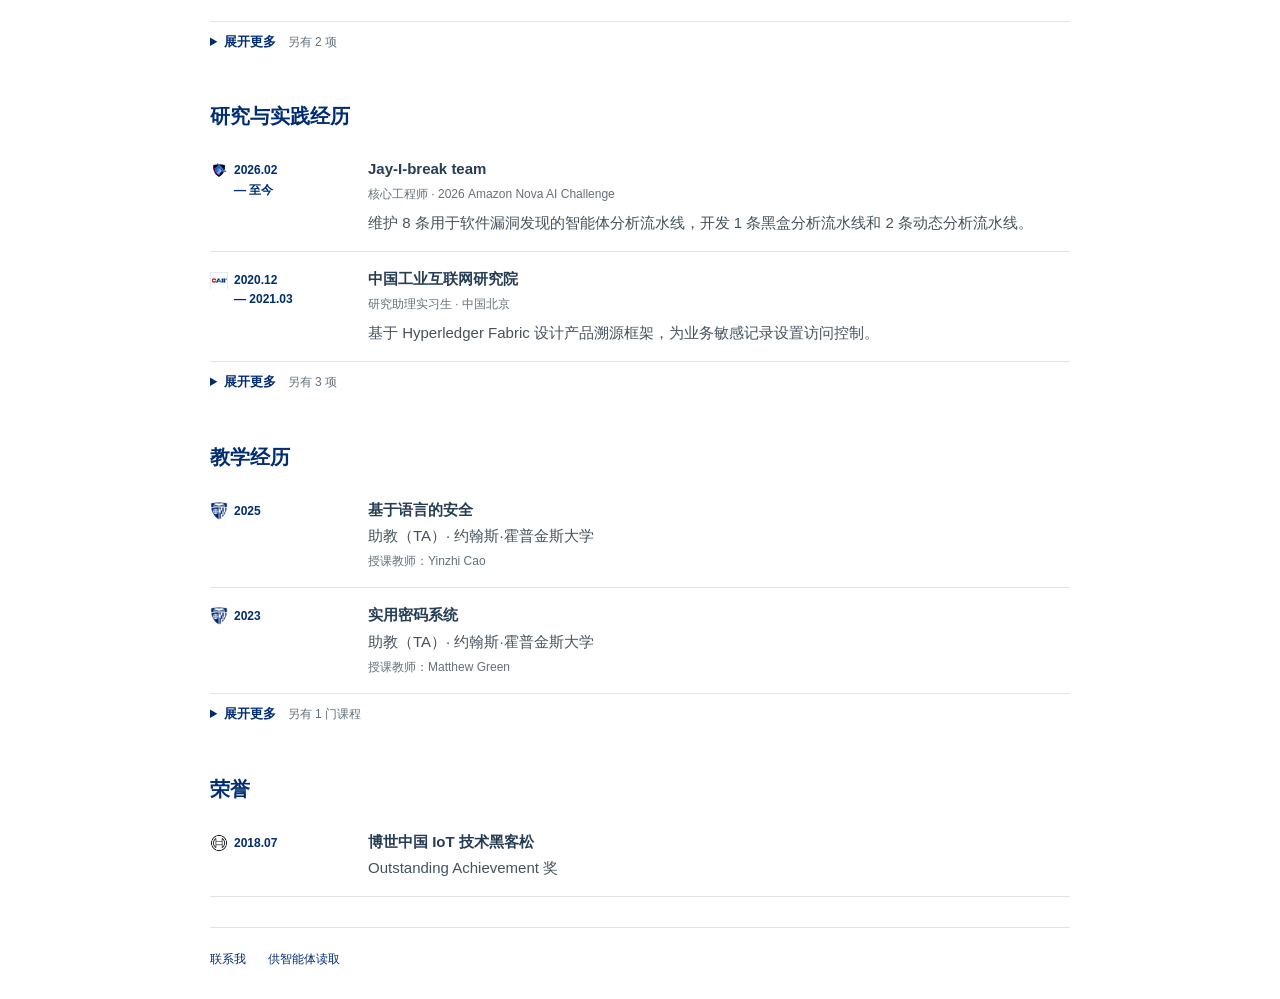
<file: index-zh.html>
<!doctype html>

<!-- Source: templates/index.html.j2. Render with Jinja and the bibliometrics JSON data. -->
<html lang="zh-Hans"><head><meta charset="utf-8"><meta name="viewport" content="width=device-width, initial-scale=1"><meta name="description" content="Yichao Xu，约翰斯·霍普金斯大学计算机科学博士候选人，研究程序分析与智能体安全。"><title>Yichao Xu · 软件安全研究</title><link rel="alternate" type="text/plain" href="llms.txt" title="供智能体读取的研究资料"><link rel="stylesheet" href="home.css?v=research"><link rel="stylesheet" href="cobra-demo.css"><link rel="alternate" hreflang="en" href="index.html"><link rel="alternate" hreflang="zh-Hans" href="index-zh.html"></head>
<body><div class="site-wrap">
<header class="site-header"><a class="wordmark" href="#top">Yichao Xu</a><nav aria-label="主导航"><a href="#research">研究</a><a href="#projects">软件工具</a><a href="#education">教育经历</a><a href="#experience">研究与实践经历</a><a href="#teaching">教学经历</a><span class="language-switch" role="group" aria-label="语言"><a href="index.html" lang="en" hreflang="en">English</a><span aria-hidden="true">/</span><a href="index-zh.html" lang="zh-Hans" hreflang="zh-Hans" aria-current="page">中文</a></span></nav></header>
<main id="top">
<div class="identity">
  <div class="identity-person">
  <img class="portrait" src="assets/github-avatar.png" width="100" height="124" alt="Yichao Xu">
  <div class="identity-copy">
    <h1>Yichao Xu</h1>
    <p class="position">计算机科学博士候选人<br>约翰斯·霍普金斯大学<br><span class="position-detail">导师： <a href="https://www.yinzhicao.org/">Yinzhi Cao</a></span></p>

  </div>
    <nav class="contacts" aria-label="个人资料链接">
      <a href="cv-zh.html"><img class="link-icon" src="assets/icons/file-earmark-text.svg" width="14" height="14" alt="" aria-hidden="true">简历</a>
      <a href="mailto:yxu166@jhu.edu"><img class="link-icon" src="assets/icons/envelope.svg" width="14" height="14" alt="" aria-hidden="true">邮箱</a>
      <a href="https://github.com/samhsu-dev"><img class="link-icon" src="assets/icons/github.svg" width="14" height="14" alt="" aria-hidden="true">GitHub</a>
      <a href="https://www.linkedin.com/in/yichaoxu-jhu/"><img class="link-icon" src="assets/icons/linkedin.svg" width="14" height="14" alt="" aria-hidden="true">LinkedIn</a>
      <a href="https://scholar.google.com/citations?user=I8e-vacAAAAJ&amp;hl=en" title="Google Scholar 累计引用统计"><img class="link-icon" src="assets/icons/mortarboard.svg" width="14" height="14" alt="" aria-hidden="true">学术主页 <span class="scholar-counts">64 次引用 · h 指数 1</span></a>
    </nav>
  </div>
</div>
<section id="research" aria-labelledby="research-title">
  <h2 id="research-title">研究</h2>
  <div class="research-direction">
    <h3><img class="direction-icon" src="assets/icons/diagram-3.svg" width="16" height="16" alt="" aria-hidden="true">程序分析</h3>
    <ul class="research-progress">
      <li><strong>此前：</strong> 改进了动态 PHP 与 JavaScript 中不安全数据流的分析：CoBrA 在 19 个 PHP 应用中发现 54 个此前未知的漏洞，FAST 在 npm 软件包中发现 242 个。</li>
      <li><strong>当前：</strong> 不安全的数据流只是问题的一部分，发现逻辑漏洞还需要理解应用应遵守的业务规则。结合程序分析与智能体辅助检验预设规则，已在 PHP 电商应用中发现 47 个此前未知的逻辑漏洞。</li>
      <li><strong>下一步：</strong> 当相关业务规则没有预先给定时，如何发现逻辑漏洞？下一步研究如何识别候选规则，并检验违规是否造成实际安全后果。</li>
    </ul>
    <p class="research-links"><a href="#cobra">CoBrA · ICSE 2026</a><a href="#fast">FAST · IEEE S&amp;P 2023</a><a href="#discovery">AnonVul · 预印本 2026</a></p>
  </div>
  <div class="research-direction">
    <h3><img class="direction-icon" src="assets/icons/robot.svg" width="16" height="16" alt="" aria-hidden="true">智能体安全</h3>
    <ul class="research-progress">
      <li><strong>相关工作：</strong> 发现相同安全请求会因先前对话而得到不同程度的协助。</li>
      <li><strong>正在探索：</strong> 这种上下文敏感性会如何影响智能体的实际操作？研究任务与授权约束如何在工具调用中持续成立，以及哪些失效会导致逻辑漏洞。</li>
    </ul>
    <p class="research-links"><a href="#context">3R-Bench · 预印本 2026</a></p>
  </div>
</section>
<section id="publications"><h2>论文</h2><article class="publication" id="cobra"><details class="work-details"><summary class="work-summary"><span class="entry-label"><span class="entry-marks"><img class="entry-icon" src="assets/icse-2026.png" width="18" height="18" alt="" aria-hidden="true"></span><span class="entry-label-text">ICSE 2026</span></span><div class="work-heading"><h3 class="work-title">CoBrA: Context-, Branch-sensitive Static Analysis for Detecting Taint-style Vulnerabilities in PHP Web Applications</h3> <span class="work-actions"><a href="https://dl.acm.org/doi/10.1145/3744916.3773195" aria-label="论文: CoBrA: Context-, Branch-sensitive Static Analysis for Detecting Taint-style Vulnerabilities in PHP Web Applications"><img class="link-icon" src="assets/icons/journal-text.svg" width="14" height="14" alt="" aria-hidden="true">论文</a><a href="https://github.com/jhu-seclab-cobra" aria-label="代码: CoBrA: Context-, Branch-sensitive Static Analysis for Detecting Taint-style Vulnerabilities in PHP Web Applications"><img class="link-icon" src="assets/icons/code-slash.svg" width="14" height="14" alt="" aria-hidden="true">代码</a><a href="https://www.yinzhicao.org/COBRA/cobra.pdf" aria-label="PDF: CoBrA: Context-, Branch-sensitive Static Analysis for Detecting Taint-style Vulnerabilities in PHP Web Applications"><img class="link-icon" src="assets/icons/file-earmark-pdf.svg" width="14" height="14" alt="" aria-hidden="true">PDF</a></span></div></summary><div class="work-body"><p class="pub-meta"><span>第一作者</span></p><p class="pub-description">PHP 应用可在运行时决定调用哪个函数，这给静态漏洞检测带来了困难。我设计并实现了 CoBrA，利用调用上下文解析动态调用并追踪不安全的输入传播，在 19 个 Web 应用中发现了 54 个此前未知的漏洞。</p><p class="pub-authors"><strong>Yichao Xu</strong>, Mingqing Kang, Neil Thimmaiah, Rigel Gjomemo, V. N. Venkatakrishnan, Yinzhi Cao</p><details class="demo-disclosure" id="cobra-demo-details">
      <summary>CoBrA 如何工作 <span>解析动态调用，再核查数据流</span></summary>
    <div class="cobra-demo">
      <div class="demo-toolbar">
        <span class="demo-toolbar-label"><img class="demo-logo" src="assets/cobra.png" width="40" height="40" alt="CoBrA">这个请求可能经过哪些路径？</span>
        <div class="context-options" role="group" aria-label="选择调用上下文">
          <button type="button" data-context="feed" aria-pressed="true">Feed 调用</button>
          <button type="button" data-context="admin" aria-pressed="false">Admin 调用</button>
        </div>
      </div>
      <div class="phase-controls" role="group" aria-label="CoBrA 分析阶段">
        <button type="button" data-phase="0" aria-pressed="true"><span>阶段一</span>依赖生成</button>
        <button type="button" data-phase="1" aria-pressed="false"><span>阶段二</span>调用路径生成</button>
        <button type="button" data-phase="2" aria-pressed="false"><span>阶段三</span>漏洞检测</button>
      </div>
      <div class="phase-takeaway"><h4 id="phase-heading"></h4><p id="cobra-result" aria-live="polite"></p></div>

      <div class="demo-panels">
        <div class="demo-code-panel"><p class="demo-code-label">PHP</p><pre class="demo-code" aria-label="简化 PHP 示例"><code id="cobra-code"></code></pre></div>
        <div class="demo-graph-panel">
          <p class="demo-graph-label" id="graph-label">controller 内部的依赖</p>
          <p class="target-label" id="target-label">$action . "_controller" → ?</p>
          <div class="call-graph" id="cobra-graph" role="img" aria-label="分析图；当前阶段及其结果见相邻文字说明。"></div>
        </div>
      </div>
      <div class="demo-nav"><button id="cobra-next" type="button">下一步：阶段二 →</button></div>
      <details class="technical-details"><summary>阶段详解：输入、方法与输出</summary>
      <dl class="phase-explanation"><dt>输入</dt><dd id="phase-input"></dd><dt>方法</dt><dd id="phase-method"></dd><dt>输出</dt><dd id="phase-output"></dd></dl>
      </details>
<details class="technical-details"><summary>完整的简化 PHP 示例</summary><pre class="full-code"><code id="cobra-full-code"></code></pre></details>
</div>
<p class="demo-caption">改编自 <a href="https://www.yinzhicao.org/COBRA/cobra.pdf">论文中的 Emoncms 示例</a>；省略了解析、数据库初始化及另一引擎的函数体。本示例展示预设的分析状态，不执行 PHP 或 CoBrA。</p>
</details></div></details></article>
<article class="publication" id="fast"><details class="work-details"><summary class="work-summary"><span class="entry-label"><span class="entry-marks"><img class="entry-icon" src="assets/ieee-sp-2023.png" width="18" height="18" alt="" aria-hidden="true"></span><span class="entry-label-text">IEEE S&amp;P 2023</span></span><div class="work-heading"><h3 class="work-title">Scaling JavaScript Abstract Interpretation to Detect and Exploit Node.js Taint-style Vulnerability</h3> <span class="work-actions"><a href="https://ieeexplore.ieee.org/document/10179352" aria-label="论文: Scaling JavaScript Abstract Interpretation to Detect and Exploit Node.js Taint-style Vulnerability"><img class="link-icon" src="assets/icons/journal-text.svg" width="14" height="14" alt="" aria-hidden="true">论文</a><a href="https://github.com/fast-sp-2023/fast" aria-label="代码: Scaling JavaScript Abstract Interpretation to Detect and Exploit Node.js Taint-style Vulnerability"><img class="link-icon" src="assets/icons/code-slash.svg" width="14" height="14" alt="" aria-hidden="true">代码</a><a href="https://www.yinzhicao.org/FAST/ODGen-FAST.pdf" aria-label="PDF: Scaling JavaScript Abstract Interpretation to Detect and Exploit Node.js Taint-style Vulnerability"><img class="link-icon" src="assets/icons/file-earmark-pdf.svg" width="14" height="14" alt="" aria-hidden="true">PDF</a></span></div></summary><div class="work-body"><p class="pub-meta"><span>第二作者</span></p><p class="pub-description">FAST 先构建候选调用路径，再聚焦与潜在漏洞相关的语句，以降低动态 JavaScript 的分析成本。我实现了 JavaScript 抽象解释，并主导实验评估；该研究在 npm 软件包中发现了 242 个此前未知的漏洞。</p><p class="pub-authors">Mingqing Kang, <strong>Yichao Xu</strong>, Song Li, Rigel Gjomemo, Jianwei Hou, V. N. Venkatakrishnan, Yinzhi Cao</p></div></details></article>
<details class="more-items" id="more-publications"><summary><span class="when-closed">展开更多</span><span class="when-open">收起</span><span class="summary-note">另有 3 篇论文</span></summary><article class="publication" id="discovery"><details class="work-details"><summary class="work-summary"><span class="entry-label"><span class="entry-marks"><img class="entry-icon" src="assets/icons/journal-text.svg" width="18" height="18" alt="" aria-hidden="true"></span><span class="entry-label-text">预印本 2026</span></span><div class="work-heading"><h3 class="work-title">Discovery or Memorization? A Faithful Benchmark for Real-World Business-Logic Vulnerability Discovery</h3> <span class="work-actions"><a href="https://arxiv.org/abs/2610.17542" aria-label="论文: Discovery or Memorization? A Faithful Benchmark for Real-World Business-Logic Vulnerability Discovery"><img class="link-icon" src="assets/icons/journal-text.svg" width="14" height="14" alt="" aria-hidden="true">论文</a><a href="https://arxiv.org/pdf/2610.17542" aria-label="PDF: Discovery or Memorization? A Faithful Benchmark for Real-World Business-Logic Vulnerability Discovery"><img class="link-icon" src="assets/icons/file-earmark-pdf.svg" width="14" height="14" alt="" aria-hidden="true">PDF</a></span></div></summary><div class="work-body"><p class="pub-meta"><span>arXiv 预印本</span></p><p class="pub-description">AnonVul 评估漏洞发现智能体是在分析业务逻辑缺陷，还是依赖可识别的软件身份。该基准结合匿名化漏洞任务、沙箱执行和专家定义的检查，评估真实的漏洞发现能力。</p><p class="pub-authors">Rui Yang, <strong>Yichao Xu</strong>, Zhuohao Zhang, Jiahao Ji, Chaowei Xiao, Yinzhi Cao, Ziyang Li</p></div></details></article>
<article class="publication" id="context"><details class="work-details"><summary class="work-summary"><span class="entry-label"><span class="entry-marks"><img class="entry-icon" src="assets/icons/journal-text.svg" width="18" height="18" alt="" aria-hidden="true"></span><span class="entry-label-text">预印本 2026</span></span><div class="work-heading"><h3 class="work-title">Same Request, Different Boundary: Evaluating Cybersecurity Assistance across Conversational Contexts</h3> <span class="work-actions"><a href="https://arxiv.org/abs/2609.00578" aria-label="论文: Same Request, Different Boundary: Evaluating Cybersecurity Assistance across Conversational Contexts"><img class="link-icon" src="assets/icons/journal-text.svg" width="14" height="14" alt="" aria-hidden="true">论文</a><a href="https://arxiv.org/pdf/2609.00578" aria-label="PDF: Same Request, Different Boundary: Evaluating Cybersecurity Assistance across Conversational Contexts"><img class="link-icon" src="assets/icons/file-earmark-pdf.svg" width="14" height="14" alt="" aria-hidden="true">PDF</a></span></div></summary><div class="work-body"><p class="pub-meta"><span>arXiv 预印本</span></p><p class="pub-description">3R-Bench 研究前序对话如何改变大模型对同一网络安全请求的回应，区分拒绝、有限帮助、直接配合和服务商拦截等行为。</p><p class="pub-authors">Rui Yang, Yang Hong, <strong>Yichao Xu</strong>, Zhengyu Liu, Yinzhi Cao, Ziyang Li</p></div></details></article><article class="publication" id="iot-dos"><details class="work-details"><summary class="work-summary"><span class="entry-label"><span class="entry-marks"><img class="entry-icon" src="assets/icons/journal-text.svg" width="18" height="18" alt="" aria-hidden="true"></span><span class="entry-label-text">2018</span></span><h3 class="work-title">A Denial of Services Attack for IOT System</h3></summary><div class="work-body"><p class="pub-meta"><span>《科学与财富》· 2018 年 6 月</span></p><p class="entry-meta">ISSN 1671-2226</p></div></details></article></details></section>
<section id="projects"><h2>软件工具</h2>
<article class="software-entry"><details class="work-details"><summary class="work-summary"><h3 class="entry-label software-name"><span class="entry-marks"><img class="entry-icon" src="assets/harvest-icon.png" width="18" height="18" alt="" aria-hidden="true"></span><span>Harvest Claude</span></h3><div class="work-heading"><p class="software-tagline">用终端中的农场动画展示 Claude Code 会话状态</p><span class="work-actions"><a href="https://github.com/samhsu-dev/harvest-claude" aria-label="代码: Harvest Claude"><img class="link-icon" src="assets/icons/code-slash.svg" width="14" height="14" alt="" aria-hidden="true">代码</a><span class="language-tag" aria-label="语言: Rust">Rust</span></span></div></summary><div class="work-body"><p class="project-description">展示智能体正在工作、空闲或等待输入的状态。</p>
<figure class="software-example"><figcaption>使用示例 · 终端</figcaption>
<p class="example-note">需要 Rust 1.85+ 和支持 24 位色的终端。</p>
<pre><code class="language-bash">git clone https://github.com/samhsu-dev/harvest-claude.git
cd harvest-claude
cargo install --path .
harvest-claude</code></pre>
<p class="example-note">活跃的 Claude Code 会话会自动显示为农场角色。</p></figure>
<img class="software-preview" src="assets/harvest-preview.png" width="2446" height="1444" alt="Harvest Claude 的终端农场界面，包含像素角色与农田" loading="lazy"></div></details></article>
<article class="software-entry"><details class="work-details"><summary class="work-summary"><h3 class="entry-label software-name"><span class="entry-marks"><img class="entry-icon" src="assets/organizations/joern.png" width="18" height="18" alt="" aria-hidden="true"></span><span>Joern</span></h3><div class="work-heading"><p class="software-tagline">为 PHP 安全分析贡献五类漏洞查询、回归测试和版本检查修复</p><span class="work-actions"><a href="https://github.com/joernio/joern" aria-label="代码: Joern"><img class="link-icon" src="assets/icons/code-slash.svg" width="14" height="14" alt="" aria-hidden="true">代码</a><span class="language-tag" aria-label="语言: Scala">Scala</span><a href="https://github.com/joernio/joern/pull/5327" aria-label="已合并的贡献：Joern PR 5327">PR #5327 · 已合并</a></span></div></summary><div class="work-body"><p class="project-description">向上游贡献 SQL 注入、命令注入、代码注入、不安全文件操作及 XSS 查询，配有正反测试用例；同时修复带发行版后缀的 PHP 版本号检查。PR #5327 于 2025 年 2 月 28 日合并。</p>
<figure class="software-example"><figcaption>示例 · PHP 测试用例</figcaption>
<p class="example-note">以下最小 SQL 注入用例来自已合并 PR 的测试：</p>
<pre><code class="language-php">&lt;?php
$input = $_GET[&quot;username&quot;];
$query = &quot;SELECT * FROM users WHERE name = '$input'&quot;;
$result = mysql_query($query);</code></pre>
<p class="example-note">该查询检查请求输入是否到达数据库调用。对应的反例使用常量输入，不应产生匹配。</p></figure>
</div></details></article>
<details class="more-items" id="more-projects"><summary><span class="when-closed">展开更多</span><span class="when-open">收起</span><span class="summary-note">另有 2 项</span></summary>
<article class="software-entry"><details class="work-details"><summary class="work-summary"><h3 class="entry-label software-name"><span class="entry-marks"><img class="entry-icon" src="assets/icons/github.svg" width="18" height="18" alt="" aria-hidden="true"></span><span>cpg2py</span></h3><div class="work-heading"><p class="software-tagline">在 Python 中查询 Joern 代码属性图，分析程序结构与数据流关系</p><span class="work-actions"><a href="https://github.com/samhsu-dev/cpg2py" aria-label="代码: cpg2py"><img class="link-icon" src="assets/icons/code-slash.svg" width="14" height="14" alt="" aria-hidden="true">代码</a><span class="language-tag" aria-label="语言: Python">Python</span></span></div></summary><div class="work-body"><p class="project-description">支持载入导出的图、查询节点与边，并遍历它们之间的关系。</p>
<figure class="software-example"><figcaption>使用示例 · Python</figcaption>
<p class="example-note">安装命令： <code>pip install cpg2py</code>。使用制表符分隔的 <code>nodes.csv</code> 和 <code>rels.csv</code> 导出文件。</p>
<pre><code class="language-python">from pathlib import Path
from cpg2py import cpg_graph

graph = cpg_graph(Path(&quot;nodes.csv&quot;), Path(&quot;rels.csv&quot;))
for node in graph.nodes(lambda n: n.type == &quot;Function&quot;):
    print(node.name)</code></pre>
<p class="example-note">输出所提供代码属性图中的函数名。</p></figure>
</div></details></article>
<article class="software-entry"><details class="work-details"><summary class="work-summary"><h3 class="entry-label software-name"><span class="entry-marks"><img class="entry-icon" src="assets/icons/github.svg" width="18" height="18" alt="" aria-hidden="true"></span><span>ripsv0.5-cli</span></h3><div class="work-heading"><p class="software-tagline">将旧版 RIPS PHP 分析器改造为命令行工具，支持 JSON 结果输出</p><span class="work-actions"><a href="https://github.com/samhsu-dev/ripsv0.5-cli" aria-label="代码: ripsv0.5-cli"><img class="link-icon" src="assets/icons/code-slash.svg" width="14" height="14" alt="" aria-hidden="true">代码</a><span class="language-tag" aria-label="语言: PHP">PHP</span></span></div></summary><div class="work-body"><p class="project-description">移除了 RIPS v0.5 对 Web 界面的依赖，增加命令行参数和 JSON 输出，便于集成自动化分析流程。分析引擎沿用已停止维护的 RIPS v0.5。</p>
<figure class="software-example"><figcaption>使用示例 · 终端</figcaption>
<p class="example-note">需要 PHP。请将 <code>/path/to/php/project</code> 替换为本地 PHP 源码目录。</p>
<pre><code class="language-bash">git clone https://github.com/samhsu-dev/ripsv0.5-cli.git
cd ripsv0.5-cli
php rips.php /path/to/php/project --vector=xss --format=json</code></pre>
<p class="example-note">扫描源码中的潜在 XSS，并以 JSON 格式输出结果。</p></figure>
</div></details></article>
</details></section>
<section id="education"><h2>教育经历</h2>
<article class="background-entry"><div class="entry-label"><span class="entry-marks"><img class="entry-icon" src="assets/organizations/jhu.png" width="18" height="18" alt="" aria-hidden="true"></span><p class="entry-date"><span>2023.01</span> <span>— 至今</span></p></div><div class="entry-content"><h3>约翰斯·霍普金斯大学</h3><p>计算机科学博士 · 预计 2027 年 12 月毕业</p><p class="entry-meta">导师：Yinzhi Cao</p></div></article>
<article class="background-entry"><div class="entry-label"><span class="entry-marks"><img class="entry-icon" src="assets/organizations/jhu.png" width="18" height="18" alt="" aria-hidden="true"></span><p class="entry-date"><span>2021.09</span> <span>— 2022.12</span></p></div><div class="entry-content"><h3>约翰斯·霍普金斯大学</h3><p>安全信息学硕士</p></div></article>
<details class="more-items" id="more-education"><summary><span class="when-closed">展开更多</span><span class="when-open">收起</span><span class="summary-note">另有 2 项</span></summary><article class="background-entry"><div class="entry-label"><span class="entry-marks"><img class="entry-icon" src="assets/organizations/ucl.ico" width="18" height="18" alt="" aria-hidden="true"></span><p class="entry-date"><span>2019.09</span> <span>— 2020.10</span></p></div><div class="entry-content"><h3>伦敦大学学院</h3><p>软件系统工程硕士 · Distinction</p></div></article>
<article class="background-entry"><div class="entry-label"><span class="entry-marks"><img class="entry-icon" src="assets/organizations/liverpool.svg" width="18" height="18" alt="" aria-hidden="true"><img class="entry-icon" src="assets/organizations/xjtlu.ico" width="18" height="18" alt="" aria-hidden="true"></span><p class="entry-date">2015–2019</p></div><div class="entry-content"><h3>利物浦大学与西交利物浦大学</h3><p>信息与计算科学荣誉学士</p><p class="entry-meta">2+2 联合培养 · 一等荣誉学位</p></div></article></details></section>
<section id="experience"><h2>研究与实践经历</h2>
<article class="background-entry"><div class="entry-label"><span class="entry-marks"><img class="entry-icon" src="assets/organizations/jay-i-break.png" width="18" height="18" alt="" aria-hidden="true"></span><p class="entry-date"><span>2026.02</span> <span>— 至今</span></p></div><div class="entry-content"><h3>Jay-I-break team</h3><p class="entry-meta">核心工程师 · 2026 Amazon Nova AI Challenge</p><p>维护 8 条用于软件漏洞发现的智能体分析流水线，开发 1 条黑盒分析流水线和 2 条动态分析流水线。</p></div></article>
<article class="background-entry"><div class="entry-label"><span class="entry-marks"><img class="entry-icon" src="assets/organizations/caii.png" width="18" height="18" alt="" aria-hidden="true"></span><p class="entry-date"><span>2020.12</span> <span>— 2021.03</span></p></div><div class="entry-content"><h3>中国工业互联网研究院</h3><p class="entry-meta">研究助理实习生 · 中国北京</p><p>基于 Hyperledger Fabric 设计产品溯源框架，为业务敏感记录设置访问控制。</p></div></article>
<details class="more-items" id="more-experience"><summary><span class="when-closed">展开更多</span><span class="when-open">收起</span><span class="summary-note">另有 3 项</span></summary>
<article class="background-entry"><div class="entry-label"><span class="entry-marks"><img class="entry-icon" src="assets/organizations/jhu.png" width="18" height="18" alt="" aria-hidden="true"></span><p class="entry-date"><span>2021.09</span> <span>— 至今</span></p></div><div class="entry-content"><h3>约翰斯·霍普金斯大学 · SecLab</h3><p class="entry-meta">研究助理</p><p>研究利用静态分析与模糊测试发现软件漏洞。</p></div></article>
<article class="background-entry"><div class="entry-label"><span class="entry-marks"><img class="entry-icon" src="assets/organizations/jhu.png" width="18" height="18" alt="" aria-hidden="true"></span><p class="entry-date"><span>2022.09</span> <span>– 2023</span></p></div><div class="entry-content"><h3>约翰斯·霍普金斯大学 · S4 Lab</h3><p class="entry-meta">研究助理实习生</p><p>使用 C++ 和 OMNeT++ 构建仿真，研究车联网中的拒绝服务攻击与防御。</p></div></article>
<article class="background-entry"><div class="entry-label"><span class="entry-marks"><img class="entry-icon" src="assets/organizations/ucl.ico" width="18" height="18" alt="" aria-hidden="true"></span><p class="entry-date">2020.06—09</p></div><div class="entry-content"><h3>伦敦大学学院</h3><p class="entry-meta">研究助理</p><p>开发 Python 工具，利用 Git 仓库中的协同演化关系，将测试与源码方法建立关联。</p></div></article>
</details></section>
<section id="teaching"><h2>教学经历</h2>
<article class="background-entry"><div class="entry-label"><span class="entry-marks"><img class="entry-icon" src="assets/organizations/jhu.png" width="18" height="18" alt="" aria-hidden="true"></span><p class="entry-date">2025</p></div><div class="entry-content"><h3>基于语言的安全</h3><p>助教（TA）· 约翰斯·霍普金斯大学</p><p class="entry-meta">授课教师：Yinzhi Cao</p></div></article>
<article class="background-entry"><div class="entry-label"><span class="entry-marks"><img class="entry-icon" src="assets/organizations/jhu.png" width="18" height="18" alt="" aria-hidden="true"></span><p class="entry-date">2023</p></div><div class="entry-content"><h3>实用密码系统</h3><p>助教（TA）· 约翰斯·霍普金斯大学</p><p class="entry-meta">授课教师：Matthew Green</p></div></article>
<details class="more-items" id="more-teaching"><summary><span class="when-closed">展开更多</span><span class="when-open">收起</span><span class="summary-note">另有 1 门课程</span></summary><article class="background-entry"><div class="entry-label"><span class="entry-marks"><img class="entry-icon" src="assets/organizations/jhu.png" width="18" height="18" alt="" aria-hidden="true"></span><p class="entry-date">2022</p></div><div class="entry-content"><h3>未来网络</h3><p>课程助理（CA）· 约翰斯·霍普金斯大学</p><p class="entry-meta">授课教师：Krishan Sabnani</p></div></article></details></section>
<section id="honors"><h2>荣誉</h2>
<article class="background-entry"><div class="entry-label"><span class="entry-marks"><img class="entry-icon" src="assets/organizations/bosch.svg" width="18" height="18" alt="" aria-hidden="true"></span><p class="entry-date">2018.07</p></div><div class="entry-content"><h3>博世中国 IoT 技术黑客松</h3><p>Outstanding Achievement 奖</p></div></article></section>
</main><footer><a href="mailto:yxu166@jhu.edu">联系我</a><a href="llms.txt">供智能体读取</a></footer></div><script type="application/json" id="site-translations">{"\"admin\" resolves the target to admin_controller. Keeping this context distinct avoids adding the feed call\u2019s SQL paths to the admin call.": "\"admin\" \u5c06\u76ee\u6807\u89e3\u6790\u4e3a admin_controller\u3002\u533a\u5206\u8c03\u7528\u4e0a\u4e0b\u6587\uff0c\u53ef\u907f\u514d\u5c06 feed \u8c03\u7528\u7684 SQL \u8def\u5f84\u8bef\u52a0\u5230 admin \u8c03\u7528\u4e2d\u3002", "\"feed\" resolves the dynamic target to feed_controller. At this stage, both engine paths are candidates; Phase III will check which branch applies and whether input reaches the SQL sink.": "\"feed\" \u5c06\u52a8\u6001\u8c03\u7528\u76ee\u6807\u89e3\u6790\u4e3a feed_controller\u3002\u6b64\u65f6\u4e24\u4e2a\u5f15\u64ce\u5206\u652f\u90fd\u662f\u5019\u9009\u8def\u5f84\uff1b\u9636\u6bb5\u4e09\u5c06\u68c0\u67e5\u5b9e\u9645\u9002\u7528\u7684\u5206\u652f\uff0c\u4ee5\u53ca\u8f93\u5165\u662f\u5426\u5230\u8fbe SQL \u654f\u611f\u64cd\u4f5c\u3002", "$action . \"_controller\" \u2192 unresolved target": "$action . \"_controller\" \u2192 \u76ee\u6807\u672a\u5b9a", "$action: unknown": "$action\uff1a\u672a\u77e5", ". Use tab-delimited": "\u3002\u4f7f\u7528\u5236\u8868\u7b26\u5206\u9694\u7684", "1 more course": "\u53e6\u6709 1 \u95e8\u8bfe\u7a0b", "2 more entries": "\u53e6\u6709 2 \u9879", "2+2 joint programme \u00b7 First Class Honours": "2+2 \u8054\u5408\u57f9\u517b \u00b7 \u4e00\u7b49\u8363\u8a89\u5b66\u4f4d", "2026 Amazon Nova AI Challenge \u00b7 Competition project": "2026 Amazon Nova AI Challenge \u00b7 \u7ade\u8d5b\u9879\u76ee", "3 more entries": "\u53e6\u6709 3 \u9879", "3 more papers": "\u53e6\u6709 3 \u7bc7\u8bba\u6587", "3R-Bench tests how preceding conversation changes an LLM\u2019s response to the same cybersecurity request. It distinguishes refusal, bounded assistance, compliance and provider blocking, separating response behavior from the request itself.": "3R-Bench \u7814\u7a76\u524d\u5e8f\u5bf9\u8bdd\u5982\u4f55\u6539\u53d8\u5927\u6a21\u578b\u5bf9\u540c\u4e00\u7f51\u7edc\u5b89\u5168\u8bf7\u6c42\u7684\u56de\u5e94\uff0c\u533a\u5206\u62d2\u7edd\u3001\u6709\u9650\u5e2e\u52a9\u3001\u76f4\u63a5\u914d\u5408\u548c\u670d\u52a1\u5546\u62e6\u622a\u7b49\u884c\u4e3a\u3002", "; parsing, database setup and the other engine\u2019s body are omitted. Predefined analysis states; no PHP or CoBrA execution.": "\uff1b\u7701\u7565\u4e86\u89e3\u6790\u3001\u6570\u636e\u5e93\u521d\u59cb\u5316\u53ca\u53e6\u4e00\u5f15\u64ce\u7684\u51fd\u6570\u4f53\u3002\u672c\u793a\u4f8b\u5c55\u793a\u9884\u8bbe\u7684\u5206\u6790\u72b6\u6001\uff0c\u4e0d\u6267\u884c PHP \u6216 CoBrA\u3002", "A minimal SQL-injection case from the merged PR\u2019s tests:": "\u4ee5\u4e0b\u6700\u5c0f SQL \u6ce8\u5165\u7528\u4f8b\u6765\u81ea\u5df2\u5408\u5e76 PR \u7684\u6d4b\u8bd5\uff1a", "Active Claude Code sessions appear automatically as farm characters.": "\u6d3b\u8dc3\u7684 Claude Code \u4f1a\u8bdd\u4f1a\u81ea\u52a8\u663e\u793a\u4e3a\u519c\u573a\u89d2\u8272\u3002", "Adapted RIPS v0.5 to run without its web interface, adding command-line options and JSON reporting for automated analysis workflows. Uses the original, discontinued RIPS v0.5 analysis engine.": "\u79fb\u9664\u4e86 RIPS v0.5 \u5bf9 Web \u754c\u9762\u7684\u4f9d\u8d56\uff0c\u589e\u52a0\u547d\u4ee4\u884c\u53c2\u6570\u548c JSON \u8f93\u51fa\uff0c\u4fbf\u4e8e\u96c6\u6210\u81ea\u52a8\u5316\u5206\u6790\u6d41\u7a0b\u3002\u5206\u6790\u5f15\u64ce\u6cbf\u7528\u5df2\u505c\u6b62\u7ef4\u62a4\u7684 RIPS v0.5\u3002", "Adapted from the": "\u6539\u7f16\u81ea", "Adapting the legacy RIPS PHP analyzer for command-line scanning and structured JSON reports": "\u5c06\u65e7\u7248 RIPS PHP \u5206\u6790\u5668\u6539\u9020\u4e3a\u547d\u4ee4\u884c\u5de5\u5177\uff0c\u652f\u6301 JSON \u7ed3\u679c\u8f93\u51fa", "Admin call": "Admin \u8c03\u7528", "Advisor:": "\u5bfc\u5e08\uff1a", "Advisor: Yinzhi Cao": "\u5bfc\u5e08\uff1aYinzhi Cao", "Agent-readable profile": "\u4f9b\u667a\u80fd\u4f53\u8bfb\u53d6\u7684\u7814\u7a76\u8d44\u6599", "Agentic security": "\u667a\u80fd\u4f53\u5b89\u5168", "An abstract domain graph (ADG) that preserves the information needed to revisit unresolved expressions.": "\u62bd\u8c61\u57df\u56fe\uff08ADG\uff09\uff0c\u4fdd\u7559\u540e\u7eed\u89e3\u6790\u672a\u5b9a\u8868\u8fbe\u5f0f\u6240\u9700\u7684\u4fe1\u606f\u3002", "Analysis graph; the current phase and result are described in adjacent text.": "\u5206\u6790\u56fe\uff1b\u5f53\u524d\u9636\u6bb5\u53ca\u5176\u7ed3\u679c\u89c1\u76f8\u90bb\u6587\u5b57\u8bf4\u660e\u3002", "AnonVul evaluates whether vulnerability-discovery agents find business-logic flaws or rely on recognizable software identity. The benchmark uses anonymized vulnerability tasks, sandboxed execution and expert-defined checks to test discovery performance.": "AnonVul \u8bc4\u4f30\u6f0f\u6d1e\u53d1\u73b0\u667a\u80fd\u4f53\u662f\u5728\u5206\u6790\u4e1a\u52a1\u903b\u8f91\u7f3a\u9677\uff0c\u8fd8\u662f\u4f9d\u8d56\u53ef\u8bc6\u522b\u7684\u8f6f\u4ef6\u8eab\u4efd\u3002\u8be5\u57fa\u51c6\u7ed3\u5408\u533f\u540d\u5316\u6f0f\u6d1e\u4efb\u52a1\u3001\u6c99\u7bb1\u6267\u884c\u548c\u4e13\u5bb6\u5b9a\u4e49\u7684\u68c0\u67e5\uff0c\u8bc4\u4f30\u771f\u5b9e\u7684\u6f0f\u6d1e\u53d1\u73b0\u80fd\u529b\u3002", "BOSCH CHINA IoT TECH HACKATHON": "\u535a\u4e16\u4e2d\u56fd IoT \u6280\u672f\u9ed1\u5ba2\u677e", "BSc (Honours), Information and Computing Science": "\u4fe1\u606f\u4e0e\u8ba1\u7b97\u79d1\u5b66\u8363\u8a89\u5b66\u58eb", "Baltimore, MD": "\u7f8e\u56fd \u00b7 \u5df4\u5c14\u7684\u6469", "Beyond unsafe data flows, logic vulnerabilities depend on an application\u0027s business rules. I now combine program analysis with agent assistance to check predefined rules; this work has found 47 previously unknown logic vulnerabilities in PHP e-commerce applications.": "\u4e0d\u5b89\u5168\u7684\u6570\u636e\u6d41\u53ea\u662f\u95ee\u9898\u7684\u4e00\u90e8\u5206\uff0c\u53d1\u73b0\u903b\u8f91\u6f0f\u6d1e\u8fd8\u9700\u8981\u7406\u89e3\u5e94\u7528\u5e94\u9075\u5b88\u7684\u4e1a\u52a1\u89c4\u5219\u3002\u7ed3\u5408\u7a0b\u5e8f\u5206\u6790\u4e0e\u667a\u80fd\u4f53\u8f85\u52a9\u68c0\u9a8c\u9884\u8bbe\u89c4\u5219\uff0c\u5df2\u5728 PHP \u7535\u5546\u5e94\u7528\u4e2d\u53d1\u73b0 47 \u4e2a\u6b64\u524d\u672a\u77e5\u7684\u903b\u8f91\u6f0f\u6d1e\u3002", "Built C++ simulations in OMNeT++ to study denial-of-service attacks and defenses in vehicular networks.": "\u4f7f\u7528 C++ \u548c OMNeT++ \u6784\u5efa\u4eff\u771f\uff0c\u7814\u7a76\u8f66\u8054\u7f51\u4e2d\u7684\u62d2\u7edd\u670d\u52a1\u653b\u51fb\u4e0e\u9632\u5fa1\u3002", "Built a PHP static analyzer that found 54 previously unknown vulnerabilities in 19 applications; 9 CVE IDs were assigned.": "\u8bbe\u8ba1\u5e76\u5b9e\u73b0 PHP \u9759\u6001\u5206\u6790\u5668\uff0c\u5728 19 \u4e2a\u5e94\u7528\u4e2d\u53d1\u73b0 54 \u4e2a\u6b64\u524d\u672a\u77e5\u7684\u6f0f\u6d1e\uff0c\u5176\u4e2d 9 \u4e2a\u83b7\u5206\u914d CVE \u7f16\u53f7\u3002", "Built a Python tool to link tests to source methods using their co-evolution in Git repositories.": "\u5f00\u53d1 Python \u5de5\u5177\uff0c\u5229\u7528 Git \u4ed3\u5e93\u4e2d\u7684\u534f\u540c\u6f14\u5316\u5173\u7cfb\uff0c\u5c06\u6d4b\u8bd5\u4e0e\u6e90\u7801\u65b9\u6cd5\u5efa\u7acb\u5173\u8054\u3002", "Built a terminal dashboard that visualizes Claude Code sessions as animated farm characters.": "\u5f00\u53d1\u7ec8\u7aef\u4eea\u8868\u76d8\uff0c\u4ee5\u519c\u573a\u52a8\u753b\u89d2\u8272\u5c55\u793a Claude Code \u4f1a\u8bdd\u72b6\u6001\u3002", "CV": "\u7b80\u5386", "Call paths generation": "\u8c03\u7528\u8def\u5f84\u751f\u6210", "Candidate paths containing a source, a sink and a sequence of call sites and callees.": "\u5019\u9009\u8def\u5f84\uff0c\u5305\u542b\u8f93\u5165\u6e90\u3001\u654f\u611f\u64cd\u4f5c\uff0c\u4ee5\u53ca\u4e2d\u95f4\u7684\u8c03\u7528\u70b9\u548c\u88ab\u8c03\u7528\u51fd\u6570\u3002", "China Academy of Industrial Internet": "\u4e2d\u56fd\u5de5\u4e1a\u4e92\u8054\u7f51\u7814\u7a76\u9662", "Choose a calling context": "\u9009\u62e9\u8c03\u7528\u4e0a\u4e0b\u6587", "CoBrA analysis phases": "CoBrA \u5206\u6790\u9636\u6bb5", "Code": "\u4ee3\u7801", "Computer Science PhD candidate": "\u8ba1\u7b97\u673a\u79d1\u5b66\u535a\u58eb\u5019\u9009\u4eba", "Computer Science PhD candidate at Johns Hopkins University developing program analysis and fuzzing methods for software vulnerability discovery. Research also examines AI agents for security analysis and security risks in agentic systems.": "\u7ea6\u7ff0\u65af\u00b7\u970d\u666e\u91d1\u65af\u5927\u5b66\u8ba1\u7b97\u673a\u79d1\u5b66\u535a\u58eb\u5019\u9009\u4eba\uff0c\u7814\u7a76\u901a\u8fc7\u7a0b\u5e8f\u5206\u6790\u548c\u6a21\u7cca\u6d4b\u8bd5\u53d1\u73b0\u8f6f\u4ef6\u6f0f\u6d1e\uff0c\u540c\u65f6\u63a2\u7d22\u667a\u80fd\u4f53\u8f85\u52a9\u5b89\u5168\u5206\u6790\u7684\u65b9\u6cd5\u53ca\u667a\u80fd\u4f53\u7cfb\u7edf\u81ea\u8eab\u7684\u5b89\u5168\u98ce\u9669\u3002", "Contact": "\u8054\u7cfb\u6211", "Contributed PHP version-check fixes, five security-query classes and regression tests.": "\u8d21\u732e PHP \u7248\u672c\u68c0\u67e5\u4fee\u590d\u3001\u4e94\u7c7b\u5b89\u5168\u67e5\u8be2\u53ca\u56de\u5f52\u6d4b\u8bd5\u3002", "Contributed upstream queries for SQL injection, command injection, code injection, unsafe file operations and XSS, with positive and negative tests. Also fixed PHP version checks for distribution-specific version strings. PR #5327 was merged on February 28, 2025.": "\u5411\u4e0a\u6e38\u8d21\u732e SQL \u6ce8\u5165\u3001\u547d\u4ee4\u6ce8\u5165\u3001\u4ee3\u7801\u6ce8\u5165\u3001\u4e0d\u5b89\u5168\u6587\u4ef6\u64cd\u4f5c\u53ca XSS \u67e5\u8be2\uff0c\u914d\u6709\u6b63\u53cd\u6d4b\u8bd5\u7528\u4f8b\uff1b\u540c\u65f6\u4fee\u590d\u5e26\u53d1\u884c\u7248\u540e\u7f00\u7684 PHP \u7248\u672c\u53f7\u68c0\u67e5\u3002PR #5327 \u4e8e 2025 \u5e74 2 \u6708 28 \u65e5\u5408\u5e76\u3002", "Core Engineer \u00b7 2026 Amazon Nova AI Challenge": "\u6838\u5fc3\u5de5\u7a0b\u5e08 \u00b7 2026 Amazon Nova AI Challenge", "Core Engineer \u00b7 Jay-I-break team (JHU)": "\u6838\u5fc3\u5de5\u7a0b\u5e08 \u00b7 Jay-I-break team\uff08JHU\uff09", "Course Assistant (CA) \u00b7 Johns Hopkins University": "\u8bfe\u7a0b\u52a9\u7406\uff08CA\uff09\u00b7 \u7ea6\u7ff0\u65af\u00b7\u970d\u666e\u91d1\u65af\u5927\u5b66", "Data-flow evidence for reported vulnerabilities; candidate paths without the required flow are excluded.": "\u7528\u4e8e\u62a5\u544a\u6f0f\u6d1e\u7684\u6570\u636e\u6d41\u8bc1\u636e\uff1b\u672a\u5f62\u6210\u76f8\u5e94\u6570\u636e\u6d41\u7684\u5019\u9009\u8def\u5f84\u88ab\u6392\u9664\u3002", "Dec 2020": "2020.12", "Dec 2020\u2013Mar 2021": "2020.12\u20142021.03", "Dependencies within controller": "controller \u5185\u90e8\u7684\u4f9d\u8d56", "Dependency generation": "\u4f9d\u8d56\u751f\u6210", "Designed a Hyperledger Fabric framework for product traceability, with access controls for business-sensitive records.": "\u57fa\u4e8e Hyperledger Fabric \u8bbe\u8ba1\u4ea7\u54c1\u6eaf\u6e90\u6846\u67b6\uff0c\u4e3a\u4e1a\u52a1\u654f\u611f\u8bb0\u5f55\u8bbe\u7f6e\u8bbf\u95ee\u63a7\u5236\u3002", "Does this context sensitivity carry into agents\u0027 actions? I want to study how task and authorization constraints hold across tool use, and where logic vulnerabilities arise.": "\u8fd9\u79cd\u4e0a\u4e0b\u6587\u654f\u611f\u6027\u4f1a\u5982\u4f55\u5f71\u54cd\u667a\u80fd\u4f53\u7684\u5b9e\u9645\u64cd\u4f5c\uff1f\u7814\u7a76\u4efb\u52a1\u4e0e\u6388\u6743\u7ea6\u675f\u5982\u4f55\u5728\u5de5\u5177\u8c03\u7528\u4e2d\u6301\u7eed\u6210\u7acb\uff0c\u4ee5\u53ca\u54ea\u4e9b\u5931\u6548\u4f1a\u5bfc\u81f4\u903b\u8f91\u6f0f\u6d1e\u3002", "Earlier:": "\u6b64\u524d\uff1a", "Education": "\u6559\u80b2\u7ecf\u5386", "Email": "\u90ae\u7bb1", "Example \u00b7 PHP test case": "\u793a\u4f8b \u00b7 PHP \u6d4b\u8bd5\u7528\u4f8b", "Example \u00b7 Python": "\u4f7f\u7528\u793a\u4f8b \u00b7 Python", "Example \u00b7 Terminal": "\u4f7f\u7528\u793a\u4f8b \u00b7 \u7ec8\u7aef", "Experience": "\u7814\u7a76\u4e0e\u5b9e\u8df5\u7ecf\u5386", "Exploring:": "\u6b63\u5728\u63a2\u7d22\uff1a", "Extending PHP security analysis with five vulnerability queries, regression tests and version-check fixes": "\u4e3a PHP \u5b89\u5168\u5206\u6790\u8d21\u732e\u4e94\u7c7b\u6f0f\u6d1e\u67e5\u8be2\u3001\u56de\u5f52\u6d4b\u8bd5\u548c\u7248\u672c\u68c0\u67e5\u4fee\u590d", "FAST addresses the cost of analyzing dynamic JavaScript by constructing candidate call paths, then focusing analysis on statements relevant to a potential vulnerability. I implemented JavaScript abstract interpretation and led the evaluation, which found 242 previously unknown vulnerabilities in npm packages.": "FAST \u5148\u6784\u5efa\u5019\u9009\u8c03\u7528\u8def\u5f84\uff0c\u518d\u805a\u7126\u4e0e\u6f5c\u5728\u6f0f\u6d1e\u76f8\u5173\u7684\u8bed\u53e5\uff0c\u4ee5\u964d\u4f4e\u52a8\u6001 JavaScript \u7684\u5206\u6790\u6210\u672c\u3002\u6211\u5b9e\u73b0\u4e86 JavaScript \u62bd\u8c61\u89e3\u91ca\uff0c\u5e76\u4e3b\u5bfc\u5b9e\u9a8c\u8bc4\u4f30\uff1b\u8be5\u7814\u7a76\u5728 npm \u8f6f\u4ef6\u5305\u4e2d\u53d1\u73b0\u4e86 242 \u4e2a\u6b64\u524d\u672a\u77e5\u7684\u6f0f\u6d1e\u3002", "Feb 2026": "2026.02", "Feb 2026\u2013Present": "2026.02\u2014\u81f3\u4eca", "Feed call": "Feed \u8c03\u7528", "First author": "\u7b2c\u4e00\u4f5c\u8005", "First author, ICSE 2026 \u00b7 Johns Hopkins University SecLab": "\u7b2c\u4e00\u4f5c\u8005\uff0cICSE 2026 \u00b7 \u7ea6\u7ff0\u65af\u00b7\u970d\u666e\u91d1\u65af\u5927\u5b66 SecLab", "For agents": "\u4f9b\u667a\u80fd\u4f53\u8bfb\u53d6", "Full reduced PHP example": "\u5b8c\u6574\u7684\u7b80\u5316 PHP \u793a\u4f8b", "Future Networks": "\u672a\u6765\u7f51\u7edc", "Google Scholar, all-time citation metrics": "Google Scholar \u7d2f\u8ba1\u5f15\u7528\u7edf\u8ba1", "Harvest Claude (Rust).": "Harvest Claude\uff08Rust\uff09\u3002", "Harvest Claude\u2019s terminal farm interface with pixel-art characters and crop fields": "Harvest Claude \u7684\u7ec8\u7aef\u519c\u573a\u754c\u9762\uff0c\u5305\u542b\u50cf\u7d20\u89d2\u8272\u4e0e\u519c\u7530", "Honors": "\u8363\u8a89", "How CoBrA works": "CoBrA \u5982\u4f55\u5de5\u4f5c", "How can we discover logic vulnerabilities when the relevant business rules are not given? I want to identify candidate rules and test whether violating them has security consequences.": "\u5f53\u76f8\u5173\u4e1a\u52a1\u89c4\u5219\u6ca1\u6709\u9884\u5148\u7ed9\u5b9a\u65f6\uff0c\u5982\u4f55\u53d1\u73b0\u903b\u8f91\u6f0f\u6d1e\uff1f\u4e0b\u4e00\u6b65\u7814\u7a76\u5982\u4f55\u8bc6\u522b\u5019\u9009\u89c4\u5219\uff0c\u5e76\u68c0\u9a8c\u8fdd\u89c4\u662f\u5426\u9020\u6210\u5b9e\u9645\u5b89\u5168\u540e\u679c\u3002", "ICSE 2026 (first author).": "ICSE 2026\uff08\u7b2c\u4e00\u4f5c\u8005\uff09\u3002", "IEEE S\u0026P 2023 (second author).": "IEEE S\u0026P 2023\uff08\u7b2c\u4e8c\u4f5c\u8005\uff09\u3002", "Implemented JavaScript abstract interpretation and led evaluation of a Node.js analyzer that found 242 previously unknown vulnerabilities in npm packages.": "\u5b9e\u73b0 JavaScript \u62bd\u8c61\u89e3\u91ca\u5e76\u4e3b\u5bfc\u5b9e\u9a8c\u8bc4\u4f30\uff1b\u8be5 Node.js \u5206\u6790\u5668\u5728 npm \u8f6f\u4ef6\u5305\u4e2d\u53d1\u73b0 242 \u4e2a\u6b64\u524d\u672a\u77e5\u7684\u6f0f\u6d1e\u3002", "Improved analysis of unsafe data flows in dynamic PHP and JavaScript, uncovering 54 previously unknown vulnerabilities in 19 PHP applications (CoBrA) and 242 in npm packages (FAST).": "\u6539\u8fdb\u4e86\u52a8\u6001 PHP \u4e0e JavaScript \u4e2d\u4e0d\u5b89\u5168\u6570\u636e\u6d41\u7684\u5206\u6790\uff1aCoBrA \u5728 19 \u4e2a PHP \u5e94\u7528\u4e2d\u53d1\u73b0 54 \u4e2a\u6b64\u524d\u672a\u77e5\u7684\u6f0f\u6d1e\uff0cFAST \u5728 npm \u8f6f\u4ef6\u5305\u4e2d\u53d1\u73b0 242 \u4e2a\u3002", "Input": "\u8f93\u5165", "Inside controller, $action is unknown. CoBrA records that the target depends on $action and the suffix \"_controller\", rather than guessing a function.": "\u5728 controller \u5185\u90e8\uff0c$action \u7684\u503c\u5c1a\u4e0d\u786e\u5b9a\u3002CoBrA \u8bb0\u5f55\u8c03\u7528\u76ee\u6807\u4f9d\u8d56 $action \u548c\u540e\u7f00 \"_controller\"\uff0c\u6b64\u65f6\u4e0d\u731c\u6d4b\u5177\u4f53\u51fd\u6570\u3002", "Install with": "\u5b89\u88c5\u547d\u4ee4\uff1a", "Instructor: Krishan Sabnani": "\u6388\u8bfe\u6559\u5e08\uff1aKrishan Sabnani", "Instructor: Matthew Green": "\u6388\u8bfe\u6559\u5e08\uff1aMatthew Green", "Instructor: Yinzhi Cao": "\u6388\u8bfe\u6559\u5e08\uff1aYinzhi Cao", "Jan 2023": "2023.01", "Jan 2023\u2013Present": "2023.01\u2014\u81f3\u4eca", "JavaScript vulnerability analysis at NPM scale (FAST)": "\u9762\u5411 npm \u8f6f\u4ef6\u5305\u7684 JavaScript \u6f0f\u6d1e\u5206\u6790\uff08FAST\uff09", "Joern (Scala).": "Joern\uff08Scala\uff09\u3002", "Johns Hopkins University": "\u7ea6\u7ff0\u65af\u00b7\u970d\u666e\u91d1\u65af\u5927\u5b66", "Johns Hopkins University \u00b7 S4 Lab": "\u7ea6\u7ff0\u65af\u00b7\u970d\u666e\u91d1\u65af\u5927\u5b66 \u00b7 S4 Lab", "Johns Hopkins University \u00b7 SecLab": "\u7ea6\u7ff0\u65af\u00b7\u970d\u666e\u91d1\u65af\u5927\u5b66 \u00b7 SecLab", "Jul 2018": "2018.07", "Jun\u2013Sep 2020": "2020.06\u201409", "Language": "\u8bed\u8a00", "Language-Based Security": "\u57fa\u4e8e\u8bed\u8a00\u7684\u5b89\u5168", "Languages:": "\u7f16\u7a0b\u8bed\u8a00\uff1a", "MS, Security Informatics": "\u5b89\u5168\u4fe1\u606f\u5b66\u7855\u58eb", "MSc, Software Systems Engineering \u00b7 Distinction": "\u8f6f\u4ef6\u7cfb\u7edf\u5de5\u7a0b\u7855\u58eb \u00b7 Distinction", "Main navigation": "\u4e3b\u5bfc\u822a", "Maintained 8 agentic pipelines for software vulnerability discovery. Developed 1 black-box analysis pipeline and 2 dynamic analysis pipelines.": "\u7ef4\u62a4 8 \u6761\u7528\u4e8e\u8f6f\u4ef6\u6f0f\u6d1e\u53d1\u73b0\u7684\u667a\u80fd\u4f53\u5206\u6790\u6d41\u6c34\u7ebf\uff0c\u5f00\u53d1 1 \u6761\u9ed1\u76d2\u5206\u6790\u6d41\u6c34\u7ebf\u548c 2 \u6761\u52a8\u6001\u5206\u6790\u6d41\u6c34\u7ebf\u3002", "May 2021\u2013Nov 2022": "2021.05\u20142022.11", "May 2023\u2013Mar 2025": "2023.05\u20142025.03", "Merged contribution: Joern PR 5327": "\u5df2\u5408\u5e76\u7684\u8d21\u732e\uff1aJoern PR 5327", "Method": "\u65b9\u6cd5", "Monitoring Claude Code sessions through animated farm characters in a terminal dashboard": "\u7528\u7ec8\u7aef\u4e2d\u7684\u519c\u573a\u52a8\u753b\u5c55\u793a Claude Code \u4f1a\u8bdd\u72b6\u6001", "Next:": "\u4e0b\u4e00\u6b65\uff1a", "Next: Phase II \u2192": "\u4e0b\u4e00\u6b65\uff1a\u9636\u6bb5\u4e8c \u2192", "Next: Phase {phase} \u2192": "\u4e0b\u4e00\u6b65\uff1a\u9636\u6bb5 {phase} \u2192", "No candidate SQL path": "\u65e0\u5019\u9009 SQL \u8def\u5f84", "No candidate path\nto the shown SQL sink": "\u65e0\u5019\u9009\u8def\u5f84\u5230\u8fbe\n\u56fe\u793a SQL \u654f\u611f\u64cd\u4f5c", "No candidate path\nto this SQL sink": "\u65e0\u5019\u9009\u8def\u5f84\u5230\u8fbe\n\u8be5 SQL \u654f\u611f\u64cd\u4f5c", "Now:": "\u5f53\u524d\uff1a", "One-page research resume of Yichao Xu, PhD candidate in software security at Johns Hopkins University.": "Yichao Xu \u7684\u4e00\u9875\u7814\u7a76\u7b80\u5386\uff0c\u7ea6\u7ff0\u65af\u00b7\u970d\u666e\u91d1\u65af\u5927\u5b66\u8f6f\u4ef6\u5b89\u5168\u65b9\u5411\u535a\u58eb\u5019\u9009\u4eba\u3002", "Open-source Software": "\u5f00\u6e90\u8f6f\u4ef6", "Other sink candidate\n(body omitted)": "\u5176\u4ed6\u5019\u9009\u654f\u611f\u64cd\u4f5c\n\uff08\u7701\u7565\u51fd\u6570\u4f53\uff09", "OtherSqlEngine\nexcluded: engine_id = 0": "OtherSqlEngine\n\u5df2\u6392\u9664\uff1aengine_id = 0", "Output": "\u8f93\u51fa", "Outstanding Achievement": "Outstanding Achievement \u5956", "PDF": "PDF", "PHP applications can choose which functions to call at runtime, making vulnerabilities difficult to detect statically. I designed and built CoBrA to resolve these calls using their calling context and track unsafe input flows. It found 54 previously unknown vulnerabilities in 19 web applications.": "PHP \u5e94\u7528\u53ef\u5728\u8fd0\u884c\u65f6\u51b3\u5b9a\u8c03\u7528\u54ea\u4e2a\u51fd\u6570\uff0c\u8fd9\u7ed9\u9759\u6001\u6f0f\u6d1e\u68c0\u6d4b\u5e26\u6765\u4e86\u56f0\u96be\u3002\u6211\u8bbe\u8ba1\u5e76\u5b9e\u73b0\u4e86 CoBrA\uff0c\u5229\u7528\u8c03\u7528\u4e0a\u4e0b\u6587\u89e3\u6790\u52a8\u6001\u8c03\u7528\u5e76\u8ffd\u8e2a\u4e0d\u5b89\u5168\u7684\u8f93\u5165\u4f20\u64ad\uff0c\u5728 19 \u4e2a Web \u5e94\u7528\u4e2d\u53d1\u73b0\u4e86 54 \u4e2a\u6b64\u524d\u672a\u77e5\u7684\u6f0f\u6d1e\u3002", "PHP vulnerability static analyzer (CoBrA)": "PHP \u6f0f\u6d1e\u9759\u6001\u5206\u6790\u5668\uff08CoBrA\uff09", "PR #5327 merged.": "PR #5327 \u5df2\u5408\u5e76\u3002", "PR #5327 \u00b7 merged": "PR #5327 \u00b7 \u5df2\u5408\u5e76", "Paper": "\u8bba\u6587", "PhD, Computer Science \u00b7 Expected Dec 2027": "\u8ba1\u7b97\u673a\u79d1\u5b66\u535a\u58eb \u00b7 \u9884\u8ba1 2027 \u5e74 12 \u6708\u6bd5\u4e1a", "Phase I": "\u9636\u6bb5\u4e00", "Phase I \u00b7 Dependencies": "\u9636\u6bb5\u4e00 \u00b7 \u4f9d\u8d56\u5173\u7cfb", "Phase II": "\u9636\u6bb5\u4e8c", "Phase II \u00b7 Candidate call paths": "\u9636\u6bb5\u4e8c \u00b7 \u5019\u9009\u8c03\u7528\u8def\u5f84", "Phase III": "\u9636\u6bb5\u4e09", "Phase III \u00b7 Branch refinement and taint flow": "\u9636\u6bb5\u4e09 \u00b7 \u5206\u652f\u7ec6\u5316\u4e0e\u6c61\u70b9\u4f20\u64ad", "Phase details: input, method and output": "\u9636\u6bb5\u8be6\u89e3\uff1a\u8f93\u5165\u3001\u65b9\u6cd5\u4e0e\u8f93\u51fa", "Practical Cryptographic Systems": "\u5b9e\u7528\u5bc6\u7801\u7cfb\u7edf", "Preprint 2026": "\u9884\u5370\u672c 2026", "Print / Save PDF": "\u6253\u5370 / \u4fdd\u5b58 PDF", "Prints the function names in the supplied graph.": "\u8f93\u51fa\u6240\u63d0\u4f9b\u4ee3\u7801\u5c5e\u6027\u56fe\u4e2d\u7684\u51fd\u6570\u540d\u3002", "Profile links": "\u4e2a\u4eba\u8d44\u6599\u94fe\u63a5", "Program analysis": "\u7a0b\u5e8f\u5206\u6790", "Program analysis:": "\u7a0b\u5e8f\u5206\u6790\uff1a", "Publications": "\u8bba\u6587", "Querying Joern code property graphs in Python to explore program structure and data-flow relationships": "\u5728 Python \u4e2d\u67e5\u8be2 Joern \u4ee3\u7801\u5c5e\u6027\u56fe\uff0c\u5206\u6790\u7a0b\u5e8f\u7ed3\u6784\u4e0e\u6570\u636e\u6d41\u5173\u7cfb", "Record what the function cannot yet know": "\u8bb0\u5f55\u51fd\u6570\u5185\u5c1a\u4e0d\u80fd\u786e\u5b9a\u7684\u4fe1\u606f", "Refine the branches, then check the input flow": "\u7ec6\u5316\u5206\u652f\uff0c\u518d\u6838\u67e5\u8f93\u5165\u4f20\u64ad", "Related work:": "\u76f8\u5173\u5de5\u4f5c\uff1a", "Requires PHP. Replace": "\u9700\u8981 PHP\u3002\u8bf7\u5c06", "Requires Rust 1.85+ and a terminal with 24-bit color.": "\u9700\u8981 Rust 1.85+ \u548c\u652f\u6301 24 \u4f4d\u8272\u7684\u7ec8\u7aef\u3002", "Research": "\u7814\u7a76", "Research Assistant": "\u7814\u7a76\u52a9\u7406", "Research Assistant Intern \u00b7 China Academy of Industrial Internet": "\u7814\u7a76\u52a9\u7406\u5b9e\u4e60\u751f \u00b7 \u4e2d\u56fd\u5de5\u4e1a\u4e92\u8054\u7f51\u7814\u7a76\u9662", "Research Assistant \u00b7 Internship": "\u7814\u7a76\u52a9\u7406\u5b9e\u4e60\u751f", "Research Assistant \u00b7 Internship \u00b7 Beijing, China": "\u7814\u7a76\u52a9\u7406\u5b9e\u4e60\u751f \u00b7 \u4e2d\u56fd\u5317\u4eac", "Research Assistant \u00b7 Johns Hopkins University SecLab": "\u7814\u7a76\u52a9\u7406 \u00b7 \u7ea6\u7ff0\u65af\u00b7\u970d\u666e\u91d1\u65af\u5927\u5b66 SecLab", "Research directions": "\u7814\u7a76\u65b9\u5411", "Research on software vulnerability discovery through static analysis and fuzzing.": "\u7814\u7a76\u5229\u7528\u9759\u6001\u5206\u6790\u4e0e\u6a21\u7cca\u6d4b\u8bd5\u53d1\u73b0\u8f6f\u4ef6\u6f0f\u6d1e\u3002", "Resolve dynamic calls and collect candidate paths": "\u89e3\u6790\u52a8\u6001\u8c03\u7528\uff0c\u6536\u96c6\u5019\u9009\u8def\u5f84", "Resolve dynamic calls, then check the data flow": "\u89e3\u6790\u52a8\u6001\u8c03\u7528\uff0c\u518d\u6838\u67e5\u6570\u636e\u6d41", "Resume actions": "\u7b80\u5386\u5bfc\u822a", "SQL sink": "SQL \u654f\u611f\u64cd\u4f5c", "SQL string": "SQL \u5b57\u7b26\u4e32", "Scans the source for potential XSS and prints the findings in JSON format.": "\u626b\u63cf\u6e90\u7801\u4e2d\u7684\u6f5c\u5728 XSS\uff0c\u5e76\u4ee5 JSON \u683c\u5f0f\u8f93\u51fa\u7ed3\u679c\u3002", "Scholar": "\u5b66\u672f\u4e3b\u9875", "Science and Wealth \u00b7 Jun 2018": "\u300a\u79d1\u5b66\u4e0e\u8d22\u5bcc\u300b\u00b7 2018 \u5e74 6 \u6708", "Second author": "\u7b2c\u4e8c\u4f5c\u8005", "Second author, IEEE S\u0026P 2023 \u00b7 Johns Hopkins University SecLab": "\u7b2c\u4e8c\u4f5c\u8005\uff0cIEEE S\u0026P 2023 \u00b7 \u7ea6\u7ff0\u65af\u00b7\u970d\u666e\u91d1\u65af\u5927\u5b66 SecLab", "Selected Publications": "\u4ee3\u8868\u6027\u8bba\u6587", "Selected Research": "\u4ee3\u8868\u6027\u7814\u7a76", "Sep 2019": "2019.09", "Sep 2019\u2013Oct 2020": "2019.09\u20142020.10", "Sep 2021": "2021.09", "Sep 2021\u2013Dec 2022": "2021.09\u20142022.12", "Sep 2021\u2013Present": "2021.09\u2014\u81f3\u4eca", "Sep 2022": "2022.09", "Show less": "\u6536\u8d77", "Show more": "\u5c55\u5f00\u66f4\u591a", "Showed that prior dialogue changes assistance on identical cybersecurity requests.": "\u53d1\u73b0\u76f8\u540c\u5b89\u5168\u8bf7\u6c42\u4f1a\u56e0\u5148\u524d\u5bf9\u8bdd\u800c\u5f97\u5230\u4e0d\u540c\u7a0b\u5ea6\u7684\u534f\u52a9\u3002", "Shows when agents are working, idle or waiting for input.": "\u5c55\u793a\u667a\u80fd\u4f53\u6b63\u5728\u5de5\u4f5c\u3001\u7a7a\u95f2\u6216\u7b49\u5f85\u8f93\u5165\u7684\u72b6\u6001\u3002", "Simplified PHP example": "\u7b80\u5316 PHP \u793a\u4f8b", "Skills": "\u4e13\u4e1a\u6280\u80fd", "Software": "\u8f6f\u4ef6\u5de5\u5177", "Start again \u21bb": "\u91cd\u65b0\u5f00\u59cb \u21bb", "Static analysis, taint analysis, abstract interpretation, code property graphs, fuzzing.": "\u9759\u6001\u5206\u6790\u3001\u6c61\u70b9\u5206\u6790\u3001\u62bd\u8c61\u89e3\u91ca\u3001\u4ee3\u7801\u5c5e\u6027\u56fe\u3001\u6a21\u7cca\u6d4b\u8bd5\u3002", "String concatenation": "\u5b57\u7b26\u4e32\u62fc\u63a5", "Summary": "\u7814\u7a76\u7b80\u4ecb", "Supports loading exported graphs, querying nodes and edges, and traversing their relationships.": "\u652f\u6301\u8f7d\u5165\u5bfc\u51fa\u7684\u56fe\u3001\u67e5\u8be2\u8282\u70b9\u4e0e\u8fb9\uff0c\u5e76\u904d\u5386\u5b83\u4eec\u4e4b\u95f4\u7684\u5173\u7cfb\u3002", "Teaching": "\u6559\u5b66\u7ecf\u5386", "Teaching Assistant (TA) \u00b7 Johns Hopkins University": "\u52a9\u6559\uff08TA\uff09\u00b7 \u7ea6\u7ff0\u65af\u00b7\u970d\u666e\u91d1\u65af\u5927\u5b66", "The admin call has no candidate path to this SQL sink, so there is no such path to check in Phase III.": "admin \u8c03\u7528\u6ca1\u6709\u5230\u8fbe\u8be5 SQL \u654f\u611f\u64cd\u4f5c\u7684\u5019\u9009\u8def\u5f84\uff0c\u56e0\u6b64\u9636\u6bb5\u4e09\u65e0\u9700\u68c0\u67e5\u8fd9\u6761\u8def\u5f84\u3002", "The candidate paths from Phase II.": "\u9636\u6bb5\u4e8c\u5f97\u5230\u7684\u5019\u9009\u8def\u5f84\u3002", "The contributed query checks whether request input reaches a database call. The test pairs this case with a constant-input case that should produce no match.": "\u8be5\u67e5\u8be2\u68c0\u67e5\u8bf7\u6c42\u8f93\u5165\u662f\u5426\u5230\u8fbe\u6570\u636e\u5e93\u8c03\u7528\u3002\u5bf9\u5e94\u7684\u53cd\u4f8b\u4f7f\u7528\u5e38\u91cf\u8f93\u5165\uff0c\u4e0d\u5e94\u4ea7\u751f\u5339\u914d\u3002", "The dependency graph from Phase I and the calling contexts.": "\u9636\u6bb5\u4e00\u751f\u6210\u7684\u4f9d\u8d56\u56fe\uff0c\u4ee5\u53ca\u5404\u8c03\u7528\u4e0a\u4e0b\u6587\u3002", "The parsed PHP program, analyzed one function at a time.": "\u5df2\u89e3\u6790\u7684 PHP \u7a0b\u5e8f\uff0c\u6309\u51fd\u6570\u9010\u4e00\u5206\u6790\u3002", "Tools:": "\u5de5\u5177\uff1a", "University College London": "\u4f26\u6566\u5927\u5b66\u5b66\u9662", "University of Liverpool \u0026 Xi\u2019an Jiaotong-Liverpool University": "\u5229\u7269\u6d66\u5927\u5b66\u4e0e\u897f\u4ea4\u5229\u7269\u6d66\u5927\u5b66", "Unresolved result": "\u5c1a\u672a\u786e\u5b9a\u7684\u7ed3\u679c", "Use heavyweight inter-procedural abstract interpretation with a fresh scope for each call. Evaluate statements and branch conditions, follow both branches when a condition remains unknown, and propagate taint through operations and sanitizers. Extract source-to-sink data-flow evidence from the resulting graph.": "\u901a\u8fc7\u66f4\u7cbe\u7ec6\u7684\u8fc7\u7a0b\u95f4\u62bd\u8c61\u89e3\u91ca\uff0c\u4e3a\u6bcf\u6b21\u8c03\u7528\u5efa\u7acb\u72ec\u7acb\u4f5c\u7528\u57df\u3002\u8ba1\u7b97\u8bed\u53e5\u548c\u5206\u652f\u6761\u4ef6\uff1b\u82e5\u6761\u4ef6\u4ecd\u672a\u77e5\uff0c\u5219\u7ee7\u7eed\u5206\u6790\u4e24\u4e2a\u5206\u652f\u3002\u8ddf\u8e2a\u7ecf\u8fc7\u8fd0\u7b97\u53ca\u51c0\u5316\u51fd\u6570\u7684\u6c61\u70b9\u4f20\u64ad\uff0c\u5e76\u4ece\u7ed3\u679c\u56fe\u4e2d\u63d0\u53d6\u8f93\u5165\u6e90\u5230\u654f\u611f\u64cd\u4f5c\u7684\u6570\u636e\u6d41\u8bc1\u636e\u3002", "Use intra-procedural abstract interpretation to record values and their dependencies. Keep parameters and expressions that need calling context as stretch nodes: values whose resolution is deferred. Record both the producing operation and its operands.": "\u901a\u8fc7\u8fc7\u7a0b\u5185\u62bd\u8c61\u89e3\u91ca\u8bb0\u5f55\u503c\u53ca\u5176\u4f9d\u8d56\u3002\u5c06\u9700\u8981\u8c03\u7528\u4e0a\u4e0b\u6587\u624d\u80fd\u786e\u5b9a\u7684\u53c2\u6570\u548c\u8868\u8fbe\u5f0f\u4fdd\u7559\u4e3a stretch \u8282\u70b9\uff0c\u5ef6\u540e\u89e3\u6790\uff0c\u540c\u65f6\u8bb0\u5f55\u4ea7\u751f\u8be5\u503c\u7684\u8fd0\u7b97\u53ca\u5176\u64cd\u4f5c\u6570\u3002", "Use lightweight inter-procedural interpretation to apply argument values and resolve dynamic calls. Context labels keep feed and admin calls distinct. Search for candidate source-to-sink call paths; these paths still require the more detailed checks in Phase III.": "\u901a\u8fc7\u8f7b\u91cf\u7ea7\u8fc7\u7a0b\u95f4\u89e3\u91ca\u4ee3\u5165\u5b9e\u53c2\uff0c\u89e3\u6790\u52a8\u6001\u8c03\u7528\u3002\u7528\u4e0a\u4e0b\u6587\u6807\u7b7e\u533a\u5206 feed \u4e0e admin \u8c03\u7528\uff0c\u5e76\u641c\u7d22\u4ece\u8f93\u5165\u6e90\u5230\u654f\u611f\u64cd\u4f5c\u7684\u5019\u9009\u8c03\u7528\u8def\u5f84\uff1b\u8fd9\u4e9b\u8def\u5f84\u4ecd\u9700\u5728\u9636\u6bb5\u4e09\u4e2d\u8be6\u7ec6\u68c0\u67e5\u3002", "Vulnerabilities detection": "\u6f0f\u6d1e\u68c0\u6d4b", "Which paths can this request take?": "\u8fd9\u4e2a\u8bf7\u6c42\u53ef\u80fd\u7ecf\u8fc7\u54ea\u4e9b\u8def\u5f84\uff1f", "Yichao Xu \u00b7 Research Resume": "Yichao Xu \u00b7 \u4e2d\u6587\u7814\u7a76\u7b80\u5386", "Yichao Xu \u00b7 Software Security Research": "Yichao Xu \u00b7 \u8f6f\u4ef6\u5b89\u5168\u7814\u7a76", "Yichao Xu, JHU computer science PhD candidate studying program analysis and agentic security.": "Yichao Xu\uff0c\u7ea6\u7ff0\u65af\u00b7\u970d\u666e\u91d1\u65af\u5927\u5b66\u8ba1\u7b97\u673a\u79d1\u5b66\u535a\u58eb\u5019\u9009\u4eba\uff0c\u7814\u7a76\u7a0b\u5e8f\u5206\u6790\u4e0e\u667a\u80fd\u4f53\u5b89\u5168\u3002", "and": "\u548c", "arXiv preprint": "arXiv \u9884\u5370\u672c", "citations": "\u6b21\u5f15\u7528", "exports.": "\u5bfc\u51fa\u6587\u4ef6\u3002", "get_engine(0) selects MySqlEngine. The OtherSqlEngine candidate is excluded; on the remaining path, request data enters the SQL string and reaches query.": "get_engine(0) \u9009\u62e9 MySqlEngine\uff0c\u5e76\u6392\u9664 OtherSqlEngine \u5019\u9009\u5206\u652f\u3002\u5728\u5269\u4f59\u8def\u5f84\u4e0a\uff0c\u8bf7\u6c42\u6570\u636e\u8fdb\u5165 SQL \u5b57\u7b26\u4e32\uff0c\u6700\u7ec8\u5230\u8fbe query\u3002", "h-index": "h \u6307\u6570", "paper\u2019s Emoncms example": "\u8bba\u6587\u4e2d\u7684 Emoncms \u793a\u4f8b", "with a local PHP source directory.": "\u66ff\u6362\u4e3a\u672c\u5730 PHP \u6e90\u7801\u76ee\u5f55\u3002", "\u2013 Dec 2022": "\u2014 2022.12", "\u2013 Mar 2021": "\u2014 2021.03", "\u2013 Oct 2020": "\u2014 2020.10", "\u2013 Present": "\u2014 \u81f3\u4eca", "\u2014 MS, Security Informatics": "\u2014 \u5b89\u5168\u4fe1\u606f\u5b66\u7855\u58eb", "\u2014 MSc, Software Systems Engineering, Distinction": "\u2014 \u8f6f\u4ef6\u7cfb\u7edf\u5de5\u7a0b\u7855\u58eb\uff08Distinction\uff09", "\u2014 PhD, Computer Science (expected Dec 2027)": "\u2014 \u8ba1\u7b97\u673a\u79d1\u5b66\u535a\u58eb\uff08\u9884\u8ba1 2027 \u5e74 12 \u6708\u6bd5\u4e1a\uff09", "\u2190 Home": "\u2190 \u8fd4\u56de\u4e3b\u9875"}</script><script defer src="site_locale.js"></script><script defer src="publication_links.js"></script><script defer src="vendor/cytoscape-3.34.4.min.js"></script><script defer src="cobra-graph.js?v=bilingual"></script><script defer src="cobra-demo.js?v=bilingual"></script></body></html>
</file>
<file: home.css>
:root { --blue:#002d72; --ink:#28313a; --muted:#62707c; --line:#e0e5e9; --serif:"Source Serif 4",Charter,Georgia,serif; --sans:"Work Sans",-apple-system,BlinkMacSystemFont,"Segoe UI",sans-serif; --mono:ui-monospace,SFMono-Regular,Consolas,monospace; --body-size:15px; --title-size:15px; --section-size:20px; --meta-size:12px; --section-gap:40px; --row-space:16px; --entry-gap:18px; --label-width:140px; --anchor-offset:90px; }
* { box-sizing:border-box; }
body { margin:0; background:white; color:var(--ink); font:var(--body-size)/1.6 var(--sans); border-top:3px solid var(--blue); }
.site-wrap { width:min(860px,calc(100% - 48px)); margin:auto; }
a { color:var(--blue); text-decoration:none; text-underline-offset:3px; }
a:hover { text-decoration:underline; }
button { font:inherit; }
a:focus-visible,button:focus-visible,summary:focus-visible { outline:3px solid #68ace5; outline-offset:3px; }
h1,h2,h3,p { margin:0; }
h1 { font:600 34px/1.2 var(--serif); letter-spacing:-.02em; }
h2 { font:600 var(--section-size)/1.4 var(--sans); color:var(--blue); margin-bottom:12px; }
h3 { font:600 var(--title-size)/1.5 var(--sans); color:#263d54; }
.site-header { position:sticky; top:0; z-index:30; display:flex; justify-content:space-between; gap:20px; align-items:center; padding:22px 0; background:#fff; box-shadow:0 1px 0 var(--line); }
.wordmark { font:600 15px var(--serif); }
.language-switch { display:inline-flex; align-items:center; gap:8px; white-space:nowrap; font-size:12px; }
.language-switch [aria-current="page"] { font-weight:600; text-decoration:underline; text-underline-offset:4px; }
:lang(zh-Hans) { --sans:-apple-system,BlinkMacSystemFont,"PingFang SC","Microsoft YaHei","Noto Sans CJK SC",sans-serif; }
.site-header nav { display:flex; flex-wrap:wrap; gap:10px 24px; font-size:13px; }
.identity { padding:28px; background:#f5f7fa url('assets/identity-background.png') right 18px top 14px / 200px 121px no-repeat; }
.identity-person { display:grid; grid-template-columns:100px minmax(0,1fr); align-content:start; column-gap:24px; }
.portrait { grid-row:1 / 3; display:block; width:100px; height:124px; object-fit:cover; border-radius:5px; }
.identity-copy { min-width:0; padding-right:150px; }
.research-direction { line-height:1.65; }
.research-direction + .research-direction { margin-top:24px; }
.research-direction h3 { display:flex; align-items:center; gap:8px; margin-bottom:6px; }
.direction-icon { width:16px; height:16px; flex:none; }
.research-progress { margin:8px 0 0; padding-left:20px; }
.research-progress li + li { margin-top:5px; }
.research-progress strong { color:#263d54; font-weight:600; }
.research-links { display:flex; flex-wrap:wrap; gap:4px 16px; margin-top:9px; color:var(--muted); font-size:13px; }
.position { font-size:14px; line-height:1.55; color:var(--muted); margin-top:9px; }
.position-detail { font-size:12px; }
.contacts { grid-column:2; display:flex; flex-wrap:wrap; gap:8px 17px; font-size:13px; margin-top:13px; }
.contacts a { display:inline-flex; align-items:center; gap:6px; white-space:nowrap; }
.scholar-counts { font-size:12px; color:var(--muted); font-weight:400; }
.link-icon { width:14px; height:14px; flex:none; }
main { scroll-margin-top:var(--anchor-offset); }
main > section { padding-top:var(--section-gap); scroll-margin-top:var(--anchor-offset); }
.publication { scroll-margin-top:var(--anchor-offset); }
.publication,.software-entry,.background-entry { border-bottom:1px solid var(--line); }
.work-summary { display:grid; grid-template-columns:var(--label-width) minmax(0,1fr) 14px; gap:var(--entry-gap); align-items:baseline; padding:var(--row-space) 0; cursor:pointer; list-style:none; }
.work-summary::-webkit-details-marker { display:none; }
.work-summary::after { content:"+"; color:var(--muted); text-align:center; font-size:17px; line-height:1.3; }
.work-details[open] > .work-summary::after { content:"−"; }
.entry-label { display:flex; align-items:baseline; gap:6px; min-width:0; color:var(--blue); font-size:var(--meta-size); line-height:1.6; font-weight:600; }
.entry-label-text { white-space:nowrap; }
.entry-marks { display:grid; gap:4px; width:18px; flex:none; align-self:flex-start; }
.entry-icon { display:block; width:18px; height:18px; object-fit:contain; }
.work-heading { min-width:0; }
.work-title { display:block; text-wrap:pretty; }
.work-actions { display:flex; flex-wrap:wrap; align-items:center; gap:4px 12px; margin-top:4px; font-size:12px; font-weight:400; white-space:nowrap; }
.work-actions a { display:inline-flex; align-items:center; gap:4px; padding:2px 0; }
.software-tagline { color:var(--muted); font-weight:400; line-height:1.5; }
.language-tag { display:inline-flex; align-items:center; padding:0 6px; border:1px solid var(--line); border-radius:3px; background:#f5f7fa; color:var(--muted); font-size:var(--meta-size); line-height:1.6; }
.work-summary:hover .work-title { color:var(--blue); }
.work-body { padding:0 32px var(--row-space) calc(var(--label-width) + var(--entry-gap)); }
.pub-meta { display:flex; flex-wrap:wrap; gap:13px; margin-bottom:6px; font-size:12px; line-height:1.5; color:var(--muted); }
.pub-meta span:first-child { color:var(--blue); font-weight:650; }
.pub-description,.project-description { margin-top:10px; color:#45525e; }
.pub-authors { margin-top:10px; color:#6a7680; font-size:13px; line-height:1.6; }
.pub-authors strong { color:#495965; font-weight:600; }
.software-entry .project-description { margin-top:0; }
.software-example { margin:12px 0 0; min-width:0; }
.software-example figcaption { color:var(--blue); font-size:var(--meta-size); font-weight:600; }
.software-example .example-note { margin-top:5px; color:var(--muted); font-size:var(--meta-size); line-height:1.6; }
.software-example pre { max-width:100%; overflow-x:auto; margin:8px 0; padding:12px 14px; border:1px solid var(--line); border-radius:3px; background:#f5f7fa; color:var(--ink); font:12px/1.65 var(--mono); tab-size:4; }
.software-example code { font-family:var(--mono); }
.software-preview { display:block; width:100%; max-width:360px; height:auto; margin-top:14px; border:1px solid var(--line); border-radius:3px; }
.entry-meta { font-size:var(--meta-size); color:var(--muted); margin-top:4px; }
.more-items > summary { cursor:pointer; color:var(--blue); font-size:13px; font-weight:600; padding:10px 0; }
.more-items[open] > summary { border-bottom:1px solid var(--line); }
.summary-note { font-size:12px; color:var(--muted); font-weight:400; margin-left:12px; }
.when-open { display:none; }
.more-items[open] > summary .when-open { display:inline; }
.more-items[open] > summary .when-closed { display:none; }
.more-items[open] > summary .summary-note { display:none; }
.background-entry { display:grid; grid-template-columns:var(--label-width) minmax(0,1fr) 14px; align-items:baseline; gap:var(--entry-gap); padding:var(--row-space) 0; }
.entry-content { grid-column:2; min-width:0; }
.entry-content h3 { margin-bottom:3px; }
.entry-content > p { color:#45525e; }
.entry-date { font-variant-numeric:tabular-nums; }
.entry-date span { display:block; white-space:nowrap; }
.entry-content > .entry-meta { color:var(--muted); }
.entry-content > .entry-meta + p { margin-top:7px; }
footer { display:flex; gap:22px; padding:22px 0 30px; border-top:1px solid var(--line); margin-top:30px; font-size:12px; }
@media(max-width:780px) {
 :root { --section-gap:32px; --row-space:14px; --anchor-offset:148px; }
 .site-wrap { width:calc(100% - 32px); }
 .site-header { gap:14px; flex-wrap:wrap; padding:18px 0; }
 .site-header nav { gap:18px; }
 .identity { padding:23px 18px; background-image:none; }
 .identity-person { grid-template-columns:72px minmax(0,1fr); column-gap:17px; background-image:none; }
 .identity-copy { padding-right:0; }
 .portrait { grid-row:1; width:72px; height:90px; }
 .contacts { grid-column:1 / -1; margin-top:18px; }
 h1 { font-size:29px; }
}
@media(max-width:620px) {
 .work-summary { grid-template-columns:minmax(0,1fr) 14px; gap:5px 12px; }
 .entry-label { grid-column:1; }
 .entry-marks { display:flex; width:auto; }
 .work-heading,.work-summary > .work-title { grid-column:1; }
 .work-summary::after { grid-column:2; grid-row:1 / 3; align-self:center; }
 .work-body { padding-right:0; padding-left:0; }
 .background-entry { grid-template-columns:minmax(0,1fr); gap:5px; }
 .entry-content { grid-column:1; }
 .entry-date span { display:inline; }
 .summary-note { margin-left:8px; }
}
</file>
<file: cobra-demo.css>
.demo-disclosure { border:1px solid #dce1e6; background:#fff; margin-top:13px; }
.demo-disclosure > summary { padding:11px 14px; font-size:14px; font-weight:600; color:var(--blue); cursor:pointer; }
.demo-disclosure > summary span { margin-left:12px; font-weight:400; font-size:12px; color:#64717d; }
.cobra-demo { border-top:1px solid #dce1e6; container-type:inline-size; }
.demo-toolbar { display:flex; align-items:center; justify-content:space-between; gap:14px; padding:14px 16px; border-bottom:1px solid #dce1e6; }
.demo-toolbar-label { font-size:13px; color:#46576a; }
.context-options { display:flex; gap:6px; }
.context-options button { padding:6px 10px; background:#fff; border:1px solid #bec8d4; color:#34465c; cursor:pointer; font-size:13px; }
.context-options button[aria-pressed="true"] { background:var(--blue); color:#fff; border-color:var(--blue); }
.phase-controls { display:grid; grid-template-columns:repeat(3,minmax(0,1fr)); border-bottom:1px solid #dce1e6; }
.phase-controls button { border:0; border-right:1px solid #dce1e6; background:#fff; color:#475c72; padding:11px; cursor:pointer; font-size:12px; text-align:left; }
.phase-controls button:last-child { border-right:0; }
.phase-controls button span { display:block; font-size:12px; font-weight:650; margin-bottom:3px; }
.phase-controls button[aria-pressed="true"] { background:#e8eff9; color:#002d72; box-shadow:inset 0 -2px 0 #002d72; }
.phase-takeaway { padding:17px 16px; border-bottom:1px solid #dce1e6; }
.phase-takeaway h4 { font-size:16px; line-height:1.4; margin:0 0 7px; font-weight:600; color:#263d54; }
.phase-takeaway p { font-size:14px; color:#46525f; line-height:1.6; }
.demo-panels { display:grid; grid-template-columns:minmax(0,1.12fr) minmax(0,1fr); }
.demo-code-panel { background:#142437; padding:17px 10px; min-width:0; }
.demo-code-label { font-size:11px; letter-spacing:.08em; text-transform:uppercase; color:#c5d4e4; margin:0 0 12px 10px; }
.demo-code { margin:0; overflow-x:auto; font:12px/1.8 var(--mono); white-space:pre; color:#e6edf5; }
.demo-code-line { display:block; min-height:1.8em; padding:0 10px; border-left:2px solid transparent; }
.demo-code-line.dynamic-target { background:#344565; border-color:#a9c3de; }
.demo-graph-panel { padding:17px 12px 10px; min-width:0; }
.demo-graph-label { font-size:12px; color:#536073; }
.call-graph { width:100%; height:320px; position:relative; margin-top:8px; }
.target-label { min-height:22px; font:11px/1.6 var(--mono); color:var(--blue); margin-top:7px; overflow-wrap:anywhere; }
.demo-nav { border-top:1px solid #dce1e6; display:flex; justify-content:flex-end; padding:12px 16px; }
.demo-nav button { border:1px solid var(--blue); color:#fff; background:var(--blue); cursor:pointer; padding:7px 12px; font-size:13px; font-weight:600; }
.technical-details { border-top:1px solid #dce1e6; }
.technical-details > summary { cursor:pointer; padding:10px 16px; font-size:13px; color:#46576a; }
.phase-explanation { margin:0; padding:4px 16px 16px; display:grid; grid-template-columns:54px minmax(0,1fr); gap:9px 13px; font-size:13px; line-height:1.6; }
.phase-explanation dt { font-weight:600; color:#34465c; }
.phase-explanation dd { margin:0; color:#46525f; }
.full-code { font:12px/1.7 var(--mono); background:#f6f8fa; padding:15px; margin:0; overflow-x:auto; }
.demo-caption { font-size:12px; color:#64717d; margin:13px 16px 16px; max-width:800px; }
.demo-caption a { color:var(--blue); text-decoration:underline; }
@media(max-width:750px) {
  .demo-panels { grid-template-columns:1fr; }
  .demo-toolbar { flex-wrap:wrap; }
  .call-graph { height:300px; }
  .demo-disclosure > summary span { display:block; margin-left:16px; }
  .phase-controls button { padding:10px 8px; }
}

@container (max-width:720px) { .demo-panels { grid-template-columns:1fr; } .call-graph { height:320px; } }

.demo-toolbar-label { display:flex; align-items:center; gap:10px; }
.demo-logo { width:40px; height:40px; object-fit:contain; flex:none; }
</file>
<file: resume.css>
@font-face{font-family:"Latin Modern Roman";src:url("assets/fonts/latin-modern/lmroman10-regular.otf") format("opentype");font-weight:400;font-style:normal;font-display:swap}
@font-face{font-family:"Latin Modern Roman";src:url("assets/fonts/latin-modern/lmroman10-bold.otf") format("opentype");font-weight:700;font-style:normal;font-display:swap}
@font-face{font-family:"Latin Modern Roman";src:url("assets/fonts/latin-modern/lmroman10-italic.otf") format("opentype");font-weight:400;font-style:italic;font-display:swap}
*{box-sizing:border-box}
body{margin:0;background:#f5f7fa;color:#111;font:11pt/13pt "Latin Modern Roman","Times New Roman",serif}
a{color:inherit;text-decoration:none}a:hover{text-decoration:underline;text-underline-offset:2px}
a:focus-visible,button:focus-visible{outline:2px solid #002d72;outline-offset:3px}
.cv-nav{flex-wrap:wrap;max-width:8.5in;margin:20px auto 0;padding:0 20px;display:flex;align-items:center;justify-content:space-between;gap:12px;font:13px/1.4 Arial,sans-serif;color:#002d72}
.language-switch{display:inline-flex;align-items:center;gap:8px;white-space:nowrap;font:13px/1.4 Arial,sans-serif}.language-switch [aria-current="page"]{font-weight:700;text-decoration:underline;text-underline-offset:4px}.cv-nav button{font:inherit;color:inherit;background:white;border:1px solid #c9d2dc;border-radius:3px;padding:6px 12px;cursor:pointer}
.resume{max-width:8.5in;margin:16px auto 28px;padding:0.6in;background:white;box-shadow:0 1px 8px #162c4310}
h1,h2,h3,p,ul{margin:0}
.resume-header{text-align:center;margin-bottom:9pt}
h1{font-size:15pt;line-height:17pt;font-weight:700;margin-bottom:3pt}
.contact{font-size:10.5pt;line-height:13pt}.contact+p{margin-top:2pt}
.contact .separator{padding:0 5pt}
h2{font-size:12pt;line-height:14pt;font-weight:400;font-variant:small-caps;border-bottom:0.5pt solid #111;padding-bottom:1pt;margin:7pt 0 3pt;break-after:avoid}
h3{font-size:11pt;line-height:13pt;font-weight:700}
.entry{margin-top:3pt;break-inside:avoid}.entry:first-of-type{margin-top:0}
.entry-row{display:flex;justify-content:space-between;align-items:baseline;gap:10pt}.entry-row>p:first-child,.entry-row>h3{min-width:0}
.date{white-space:nowrap;flex:none}.entry-subtitle{font-style:italic}
ul{padding-left:12pt;list-style-type:disc;margin-top:2pt}li+li{margin-top:1pt}
.publication{margin-top:3pt;break-inside:avoid}.publication:first-of-type{margin-top:0}
.skill-row+.skill-row{margin-top:1pt}.software-row+.software-row{margin-top:3pt}
@page{size:letter;margin:0.6in}
@media print{body{background:white}.cv-nav{display:none}.resume{max-width:none;margin:0;padding:0;box-shadow:none}a{text-decoration:none}section{break-inside:auto}}
@media screen and (max-width:700px){.resume{margin:14px 12px 20px;padding:22px}.entry-row{display:block}.date{margin-top:1pt}.contact .separator{padding:0 3pt}}

@font-face{font-family:"Resume CJK";src:url("assets/fonts/noto-serif-sc/resume-cjk.woff2") format("woff2");font-weight:100 900;font-style:normal;font-display:swap}
body:lang(zh-Hans){font-family:"Latin Modern Roman","Resume CJK","Songti SC",SimSun,serif;line-height:15pt}
:lang(zh-Hans) h2{font-variant:normal;font-weight:700;line-height:16pt}
:lang(zh-Hans) .entry-subtitle{font-style:normal}
</file>
